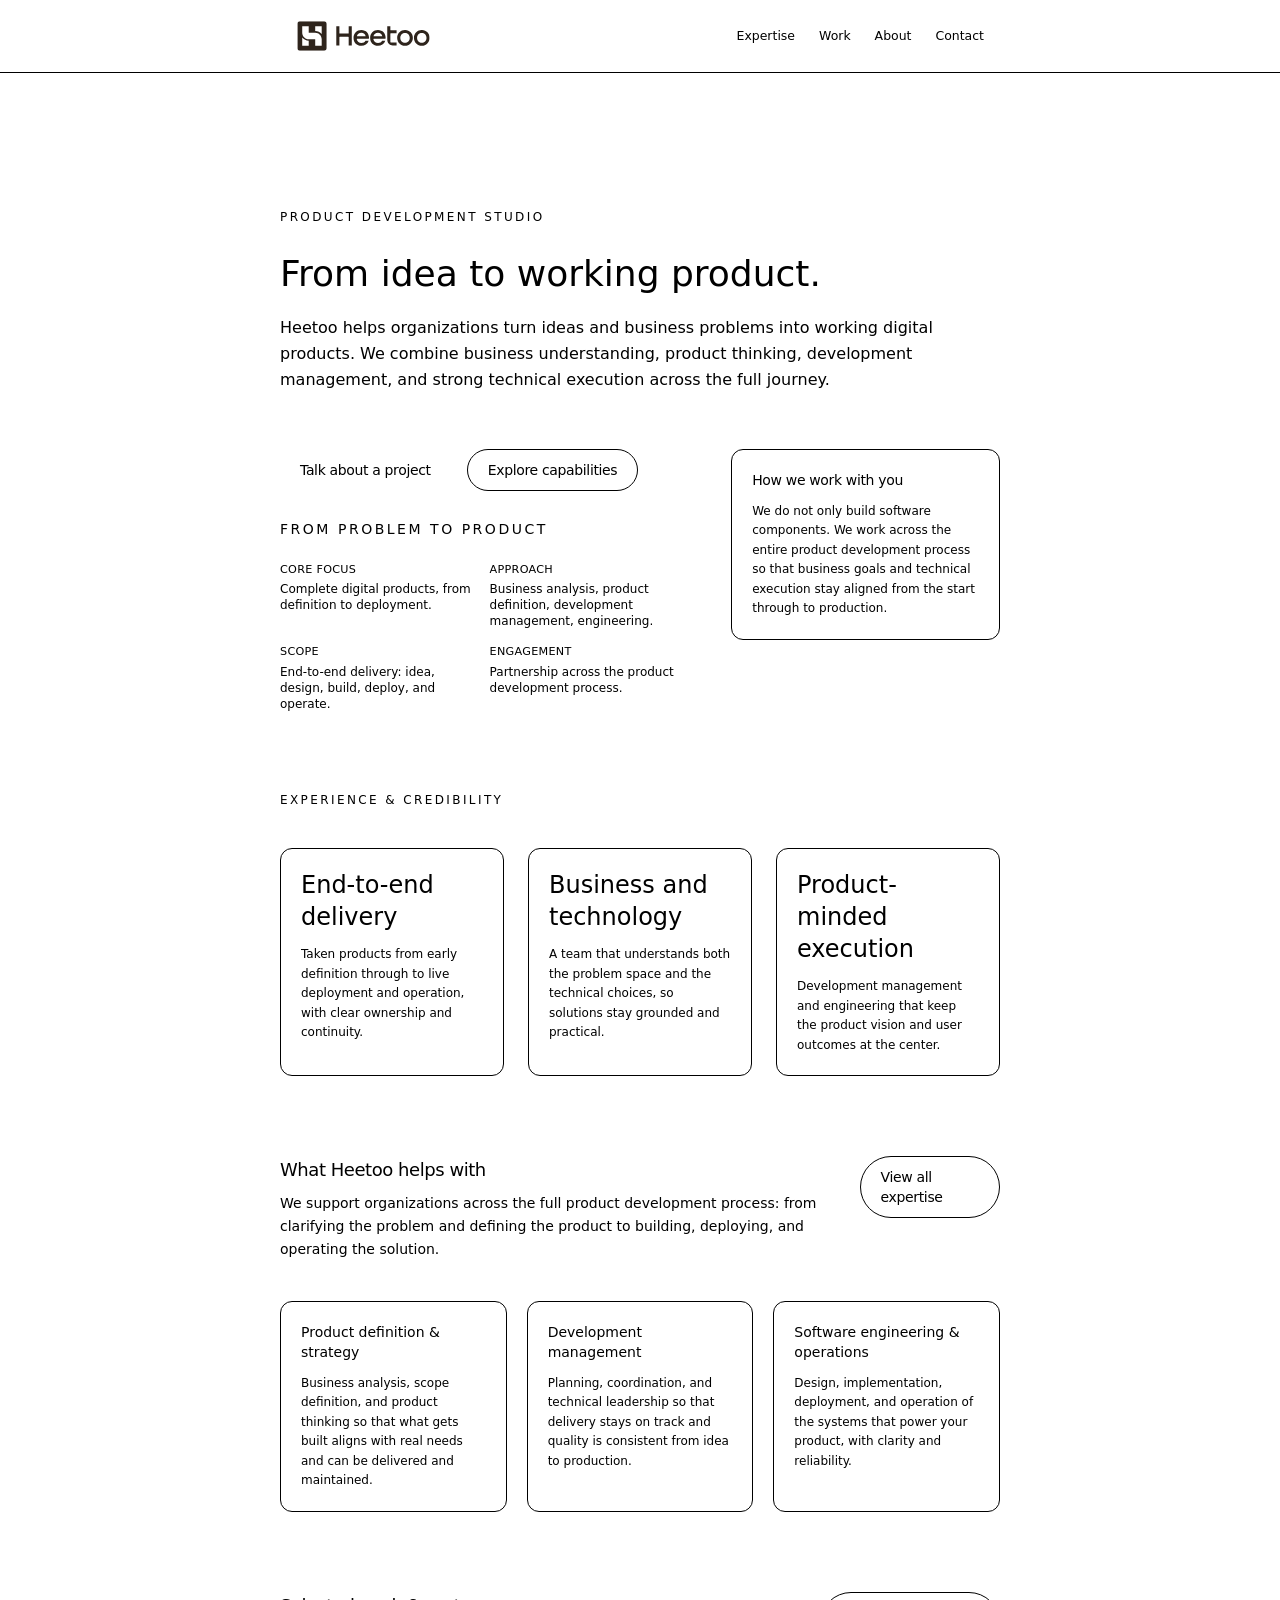
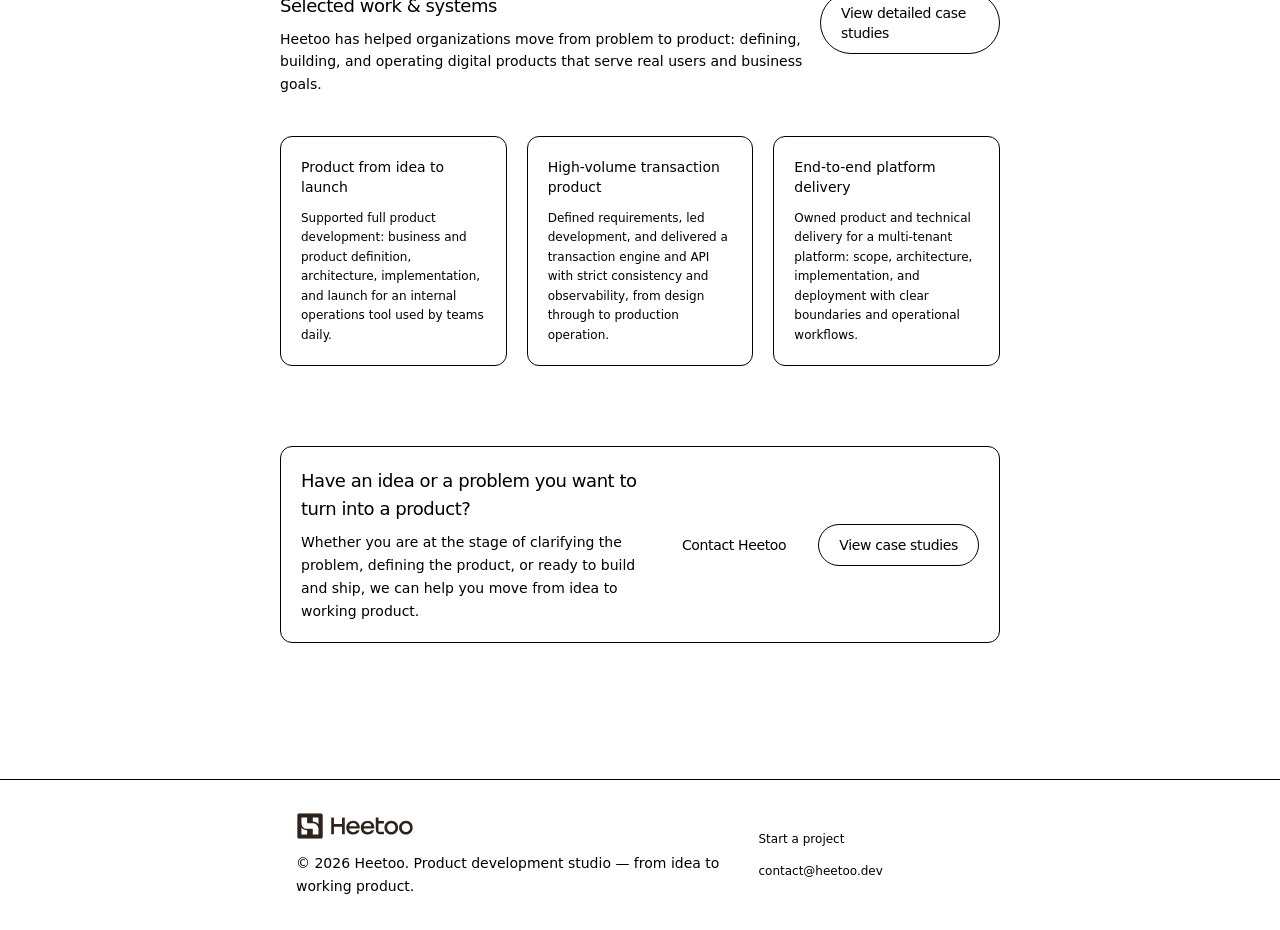
<file: index.html>
<!DOCTYPE html><html lang="en" class="h-full"> <head><meta charset="utf-8"><meta name="viewport" content="width=device-width"><meta name="description" content="Heetoo is a product development studio that helps organizations turn ideas and business problems into working digital products. Business understanding, product thinking, and strong technical execution."><meta name="generator" content="Astro v6.0.4"><link rel="icon" type="image/svg+xml" href="/favicon.svg"><title>Heetoo — Product development studio</title><link rel="stylesheet" href="/_astro/Button.DdEu9DSD.css"></head> <body class="min-h-screen bg-surface-default text-text-primary font-body antialiased"> <div class="flex min-h-screen flex-col bg-background-soft/10"> <header class="border-b border-border-subtle bg-surface-default/90 backdrop-blur-sm"> <div class="mx-auto flex max-w-[45rem] items-center justify-between gap-6 px-4 py-4 md:py-5"> <a href="/" class="flex items-center gap-3" aria-label="Heetoo home"> <img src="/logo/horizontal/dark.svg" alt="Heetoo" class="h-7 w-auto md:h-8" loading="lazy"> </a> <nav class="hidden items-center gap-6 text-[0.78rem] font-heading text-text-secondary md:flex"> <a href="/expertise" class="transition-colors hover:text-text-primary"> Expertise </a><a href="/work" class="transition-colors hover:text-text-primary"> Work </a><a href="/about" class="transition-colors hover:text-text-primary"> About </a><a href="/contact" class="transition-colors hover:text-text-primary"> Contact </a> </nav> </div> </header> <main class="flex-1"> <div class="px-4 py-16 md:py-20 lg:py-24">  <section class="mx-auto w-full max-w-[45rem] space-y-6 md:space-y-8 py-6 md:py-8 lg:py-10">  <div class="space-y-10 md:space-y-14"> <header class="mx-auto w-full max-w-[45rem] space-y-6 md:space-y-8">  <div class="space-y-5 md:space-y-6 pt-2xl md:pt-3xl"> <p class="text-xs font-heading font-medium uppercase tracking-[0.2em] text-text-secondary"> Product development studio </p> <div class="space-y-3 md:space-y-4"> <h1 class="text-balance font-heading text-3xl md:text-4xl font-medium leading-snug text-text-primary"> From idea to working product. </h1> <p class="max-w-2xl text-sm md:text-base font-body leading-relaxed text-text-secondary"> Heetoo helps organizations turn ideas and business problems into working digital products. We combine business understanding, product thinking, development management, and strong technical execution across the full journey. </p> </div> </div>  </header> <div class="grid gap-10 md:gap-12 lg:grid-cols-[minmax(0,3fr)_minmax(0,2fr)] lg:items-start"> <div class="space-y-7"> <div class="flex flex-wrap items-center gap-4"> <a href="/contact" class="inline-flex items-center justify-center rounded-full text-sm font-heading font-medium tracking-tight transition-colors focus-visible:outline-none focus-visible:ring-2 focus-visible:ring-offset-2 focus-visible:ring-brand-ink focus-visible:ring-offset-surface-default bg-brand-ink text-brand-white px-4 py-2 md:px-5 md:py-2.5 hover:bg-brand-ink/90"> 
Talk about a project
 </a> <a href="/expertise" class="inline-flex items-center justify-center rounded-full text-sm font-heading font-medium tracking-tight transition-colors focus-visible:outline-none focus-visible:ring-2 focus-visible:ring-offset-2 focus-visible:ring-brand-ink focus-visible:ring-offset-surface-default border border-border-subtle bg-surface-default text-text-primary px-4 py-2 md:px-5 md:py-2.5 hover:bg-surface-soft/80"> 
Explore capabilities
 </a> </div> <div class="space-y-5 md:space-y-6"> <h2 class="font-heading text-sm font-medium uppercase tracking-[0.18em] text-text-secondary">
From problem to product
</h2> <dl class="grid grid-cols-1 gap-4 text-xs text-text-secondary sm:grid-cols-2"> <div class="space-y-1"> <dt class="font-heading text-[0.7rem] uppercase tracking-wide text-text-secondary">
Core focus
</dt> <dd class="font-body font-medium text-text-primary">
Complete digital products, from definition to deployment.
</dd> </div> <div class="space-y-1"> <dt class="font-heading text-[0.7rem] uppercase tracking-wide text-text-secondary">
Approach
</dt> <dd class="font-body font-medium text-text-primary">
Business analysis, product definition, development management, engineering.
</dd> </div> <div class="space-y-1"> <dt class="font-heading text-[0.7rem] uppercase tracking-wide text-text-secondary">
Scope
</dt> <dd class="font-body font-medium text-text-primary">
End-to-end delivery: idea, design, build, deploy, and operate.
</dd> </div> <div class="space-y-1"> <dt class="font-heading text-[0.7rem] uppercase tracking-wide text-text-secondary">
Engagement
</dt> <dd class="font-body font-medium text-text-primary">
Partnership across the product development process.
</dd> </div> </dl> </div> </div> <section class="rounded-lg md:rounded-xl border border-border-subtle bg-surface-default p-4 md:p-5 space-y-2 md:space-y-3">  <h2 class="font-heading text-sm font-medium tracking-tight text-text-primary">
How we work with you
</h2> <p class="text-xs font-body leading-relaxed text-text-secondary">
We do not only build software components. We work across the entire product development process so that
            business goals and technical execution stay aligned from the start through to production.
</p>  </section> </div> </div>  </section> <section class="mx-auto w-full max-w-[45rem] space-y-6 md:space-y-8 py-6 md:py-8 lg:py-10">  <div class="space-y-8 md:space-y-10"> <h2 class="font-heading text-xs font-medium uppercase tracking-[0.2em] text-text-secondary">
Experience & credibility
</h2> <div class="grid gap-6 sm:grid-cols-3"> <article class="rounded-lg md:rounded-xl border border-border-subtle bg-surface-default p-4 md:p-5 space-y-2 md:space-y-3">  <p class="font-heading text-xl md:text-2xl font-medium text-text-primary">
End-to-end delivery
</p> <p class="text-xs font-body leading-relaxed text-text-secondary">
Taken products from early definition through to live deployment and operation, with clear ownership and
            continuity.
</p>  </article> <article class="rounded-lg md:rounded-xl border border-border-subtle bg-surface-default p-4 md:p-5 space-y-2 md:space-y-3">  <p class="font-heading text-xl md:text-2xl font-medium text-text-primary">
Business and technology
</p> <p class="text-xs font-body leading-relaxed text-text-secondary">
A team that understands both the problem space and the technical choices, so solutions stay grounded and
            practical.
</p>  </article> <article class="rounded-lg md:rounded-xl border border-border-subtle bg-surface-default p-4 md:p-5 space-y-2 md:space-y-3">  <p class="font-heading text-xl md:text-2xl font-medium text-text-primary">
Product-minded execution
</p> <p class="text-xs font-body leading-relaxed text-text-secondary">
Development management and engineering that keep the product vision and user outcomes at the center.
</p>  </article> </div> </div>  </section> <section class="mx-auto w-full max-w-[45rem] space-y-6 md:space-y-8 py-6 md:py-8 lg:py-10">  <div class="space-y-8 md:space-y-10"> <div class="flex flex-col gap-4 md:flex-row md:items-start md:justify-between"> <div class="space-y-2"> <h2 class="font-heading text-lg font-medium tracking-tight text-text-primary">
What Heetoo helps with
</h2> <p class="max-w-2xl text-sm font-body leading-relaxed text-text-secondary">
We support organizations across the full product development process: from clarifying the problem and
            defining the product to building, deploying, and operating the solution.
</p> </div> <a href="/expertise" class="inline-flex items-center justify-center rounded-full text-sm font-heading font-medium tracking-tight transition-colors focus-visible:outline-none focus-visible:ring-2 focus-visible:ring-offset-2 focus-visible:ring-brand-ink focus-visible:ring-offset-surface-default border border-border-subtle bg-surface-default text-text-primary px-4 py-2 md:px-5 md:py-2.5 hover:bg-surface-soft/80"> 
View all expertise
 </a> </div> <div class="grid gap-5 md:grid-cols-3"> <article class="rounded-lg md:rounded-xl border border-border-subtle bg-surface-soft/60 p-4 md:p-5 space-y-2 md:space-y-3">  <h3 class="font-heading text-sm font-medium text-text-primary">
Product definition & strategy
</h3> <p class="text-xs font-body leading-relaxed text-text-secondary">
Business analysis, scope definition, and product thinking so that what gets built aligns with real needs and
            can be delivered and maintained.
</p>  </article> <article class="rounded-lg md:rounded-xl border border-border-subtle bg-surface-soft/60 p-4 md:p-5 space-y-2 md:space-y-3">  <h3 class="font-heading text-sm font-medium text-text-primary">
Development management
</h3> <p class="text-xs font-body leading-relaxed text-text-secondary">
Planning, coordination, and technical leadership so that delivery stays on track and quality is consistent
            from idea to production.
</p>  </article> <article class="rounded-lg md:rounded-xl border border-border-subtle bg-surface-soft/60 p-4 md:p-5 space-y-2 md:space-y-3">  <h3 class="font-heading text-sm font-medium text-text-primary">
Software engineering & operations
</h3> <p class="text-xs font-body leading-relaxed text-text-secondary">
Design, implementation, deployment, and operation of the systems that power your product, with clarity and
            reliability.
</p>  </article> </div> </div>  </section> <section class="mx-auto w-full max-w-[45rem] space-y-6 md:space-y-8 py-6 md:py-8 lg:py-10">  <div class="space-y-8 md:space-y-10"> <div class="flex flex-col gap-4 md:flex-row md:items-start md:justify-between"> <div class="space-y-2"> <h2 class="font-heading text-lg font-medium tracking-tight text-text-primary">
Selected work & systems
</h2> <p class="max-w-2xl text-sm font-body leading-relaxed text-text-secondary">
Heetoo has helped organizations move from problem to product: defining, building, and operating digital
            products that serve real users and business goals.
</p> </div> <a href="/work" class="inline-flex items-center justify-center rounded-full text-sm font-heading font-medium tracking-tight transition-colors focus-visible:outline-none focus-visible:ring-2 focus-visible:ring-offset-2 focus-visible:ring-brand-ink focus-visible:ring-offset-surface-default border border-border-subtle bg-surface-default text-text-primary px-4 py-2 md:px-5 md:py-2.5 hover:bg-surface-soft/80"> 
View detailed case studies
 </a> </div> <div class="grid gap-5 md:grid-cols-3"> <article class="rounded-lg md:rounded-xl border border-border-subtle bg-surface-soft/60 p-4 md:p-5 space-y-2 md:space-y-3">  <h3 class="font-heading text-sm font-medium text-text-primary">
Product from idea to launch
</h3> <p class="text-xs font-body leading-relaxed text-text-secondary">
Supported full product development: business and product definition, architecture, implementation, and
            launch for an internal operations tool used by teams daily.
</p>  </article> <article class="rounded-lg md:rounded-xl border border-border-subtle bg-surface-soft/60 p-4 md:p-5 space-y-2 md:space-y-3">  <h3 class="font-heading text-sm font-medium text-text-primary">
High-volume transaction product
</h3> <p class="text-xs font-body leading-relaxed text-text-secondary">
Defined requirements, led development, and delivered a transaction engine and API with strict consistency
            and observability, from design through to production operation.
</p>  </article> <article class="rounded-lg md:rounded-xl border border-border-subtle bg-surface-soft/60 p-4 md:p-5 space-y-2 md:space-y-3">  <h3 class="font-heading text-sm font-medium text-text-primary">
End-to-end platform delivery
</h3> <p class="text-xs font-body leading-relaxed text-text-secondary">
Owned product and technical delivery for a multi-tenant platform: scope, architecture, implementation, and
            deployment with clear boundaries and operational workflows.
</p>  </article> </div> </div>  </section> <section class="mx-auto w-full max-w-[45rem] space-y-6 md:space-y-8 py-6 md:py-8 lg:py-10">  <section class="rounded-lg md:rounded-xl border border-border-subtle bg-surface-soft/60 p-4 md:p-5 space-y-2 md:space-y-3">  <div class="flex flex-col gap-4 md:flex-row md:items-center md:justify-between"> <div class="space-y-2"> <h2 class="font-heading text-lg font-medium tracking-tight text-text-primary">
Have an idea or a problem you want to turn into a product?
</h2> <p class="max-w-xl text-sm font-body leading-relaxed text-text-secondary">
Whether you are at the stage of clarifying the problem, defining the product, or ready to build and ship,
            we can help you move from idea to working product.
</p> </div> <div class="flex flex-shrink-0 flex-wrap gap-3"> <a href="/contact" class="inline-flex items-center justify-center rounded-full text-sm font-heading font-medium tracking-tight transition-colors focus-visible:outline-none focus-visible:ring-2 focus-visible:ring-offset-2 focus-visible:ring-brand-ink focus-visible:ring-offset-surface-default bg-brand-ink text-brand-white px-4 py-2 md:px-5 md:py-2.5 hover:bg-brand-ink/90"> 
Contact Heetoo
 </a> <a href="/work" class="inline-flex items-center justify-center rounded-full text-sm font-heading font-medium tracking-tight transition-colors focus-visible:outline-none focus-visible:ring-2 focus-visible:ring-offset-2 focus-visible:ring-brand-ink focus-visible:ring-offset-surface-default border border-border-subtle bg-surface-default text-text-primary px-4 py-2 md:px-5 md:py-2.5 hover:bg-surface-soft/80"> 
View case studies
 </a> </div> </div>  </section>  </section>  </div> </main> <footer class="border-t border-border-subtle bg-surface-default/95"> <div class="mx-auto flex max-w-[45rem] flex-col gap-4 px-4 py-8 text-xs text-text-secondary md:flex-row md:items-center md:justify-between"> <div class="flex flex-col gap-3"> <a href="/" class="inline-flex items-center" aria-label="Heetoo home"> <img src="/logo/horizontal/dark.svg" alt="Heetoo" class="h-7 w-auto" loading="lazy"> </a> <p class="max-w-md text-sm font-body leading-relaxed">
© 2026 Heetoo. Product development studio — from idea to working product.
</p> </div> <div class="flex flex-wrap items-center gap-4"> <a href="/contact" class="text-xs font-heading font-medium text-text-primary underline-offset-4 hover:underline">
Start a project
</a> <a href="mailto:contact@heetoo.dev" class="text-xs font-heading text-text-secondary underline-offset-4 hover:text-text-primary hover:underline">
contact@heetoo.dev
</a> </div> </div> </footer> </div> </body></html>
</file>
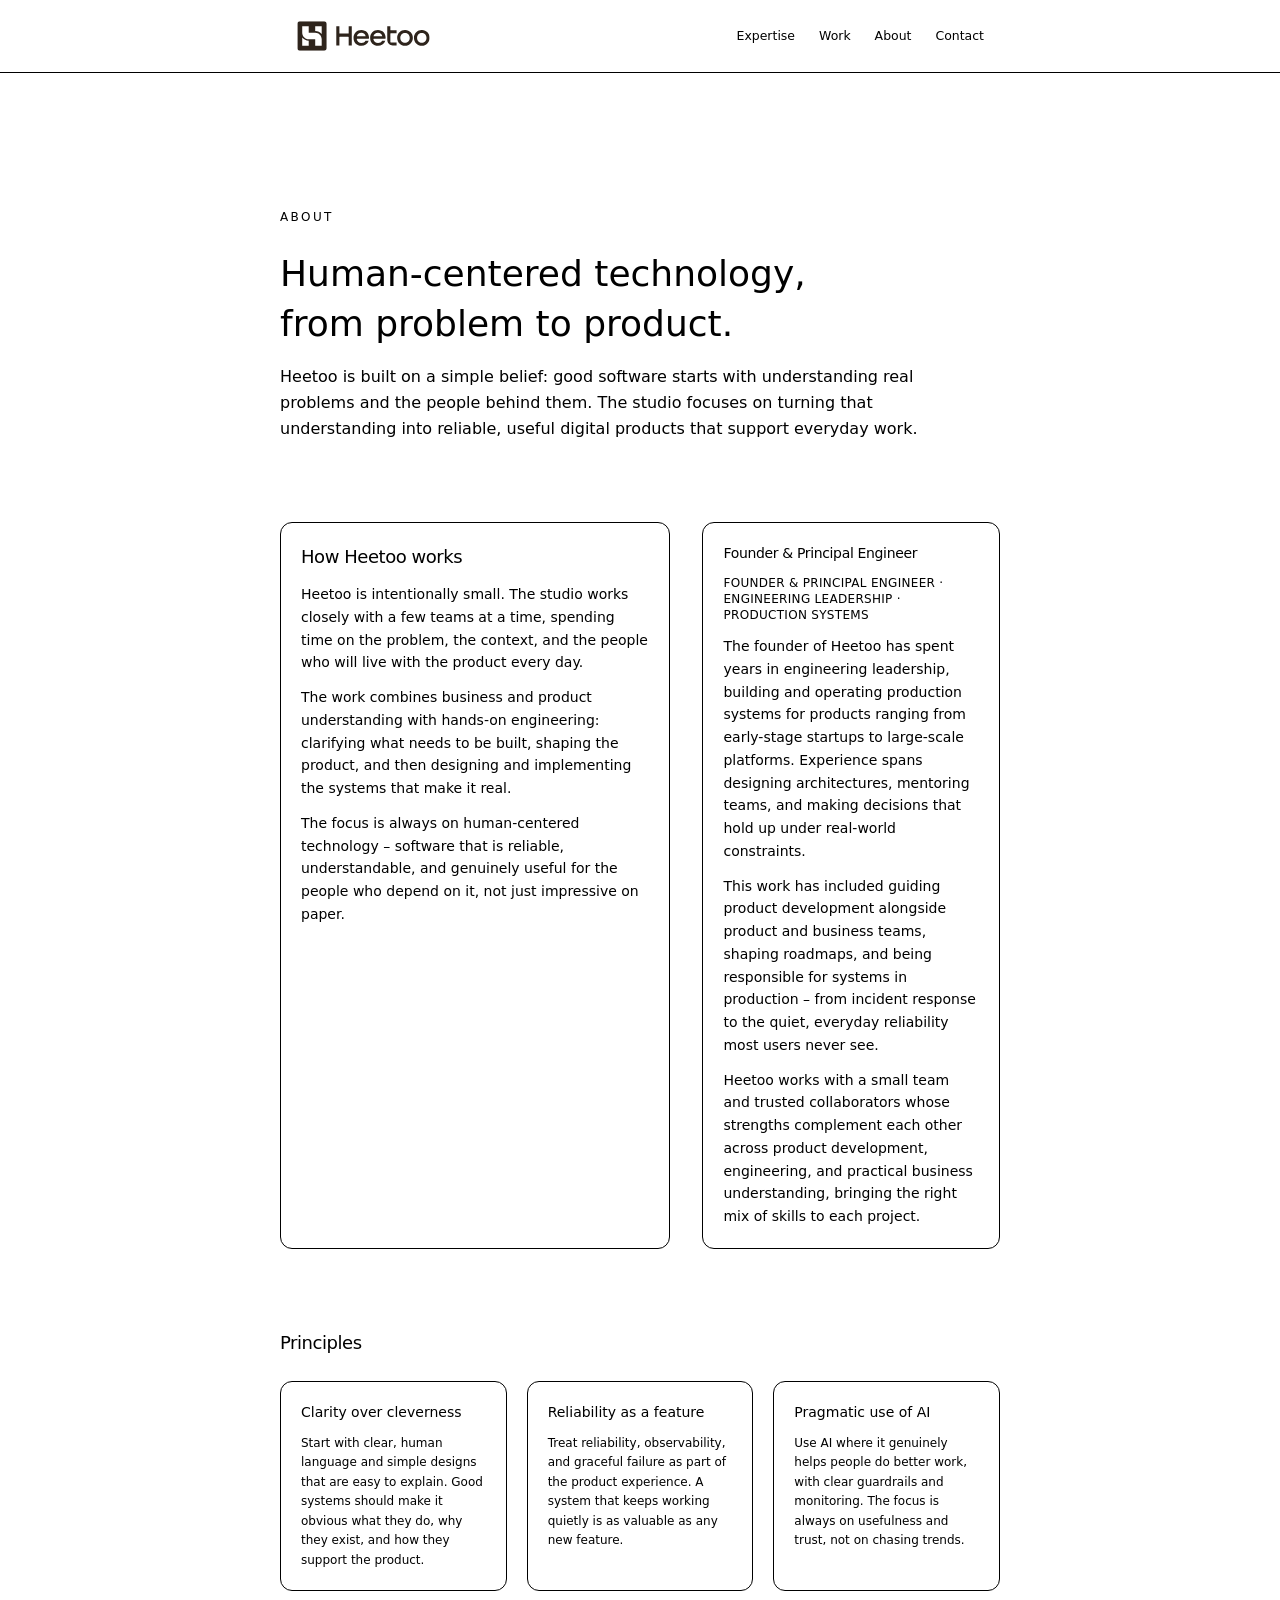
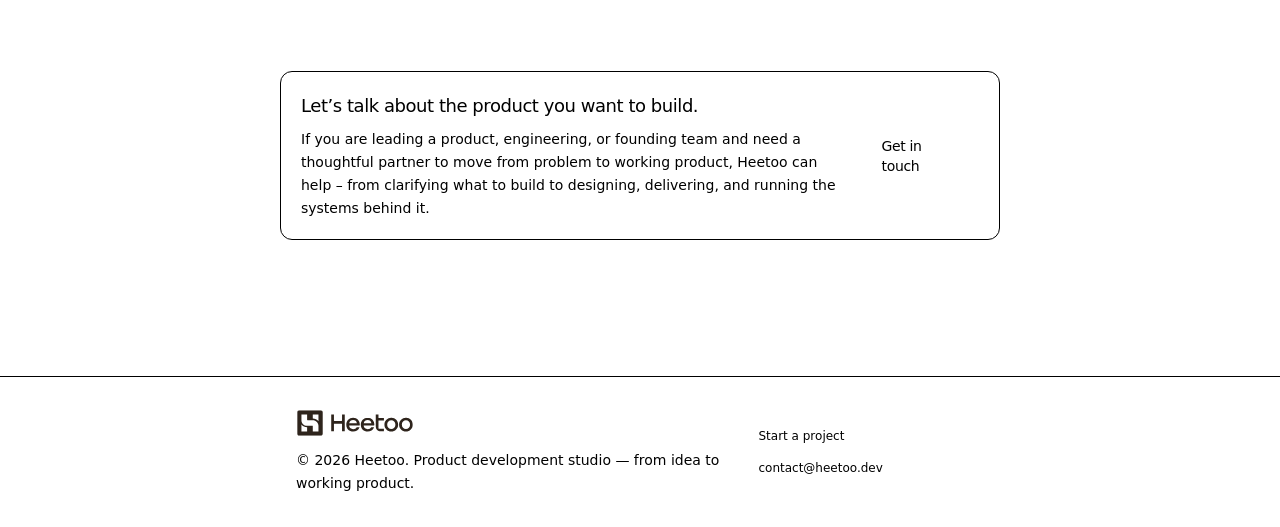
<file: about/index.html>
<!DOCTYPE html><html lang="en" class="h-full"> <head><meta charset="utf-8"><meta name="viewport" content="width=device-width"><meta name="description" content="Heetoo is a human-centered product development studio focused on understanding real problems and building reliable, useful digital products."><meta name="generator" content="Astro v6.0.4"><link rel="icon" type="image/svg+xml" href="/favicon.svg"><title>About — Heetoo product development studio</title><link rel="stylesheet" href="/_astro/Button.DdEu9DSD.css"></head> <body class="min-h-screen bg-surface-default text-text-primary font-body antialiased"> <div class="flex min-h-screen flex-col bg-background-soft/10"> <header class="border-b border-border-subtle bg-surface-default/90 backdrop-blur-sm"> <div class="mx-auto flex max-w-[45rem] items-center justify-between gap-6 px-4 py-4 md:py-5"> <a href="/" class="flex items-center gap-3" aria-label="Heetoo home"> <img src="/logo/horizontal/dark.svg" alt="Heetoo" class="h-7 w-auto md:h-8" loading="lazy"> </a> <nav class="hidden items-center gap-6 text-[0.78rem] font-heading text-text-secondary md:flex"> <a href="/expertise" class="transition-colors hover:text-text-primary"> Expertise </a><a href="/work" class="transition-colors hover:text-text-primary"> Work </a><a href="/about" class="transition-colors hover:text-text-primary"> About </a><a href="/contact" class="transition-colors hover:text-text-primary"> Contact </a> </nav> </div> </header> <main class="flex-1"> <div class="px-4 py-16 md:py-20 lg:py-24">  <section class="mx-auto w-full max-w-[45rem] space-y-6 md:space-y-8 py-6 md:py-8 lg:py-10">  <header class="mx-auto w-full max-w-[45rem] space-y-6 md:space-y-8">  <div class="space-y-5 md:space-y-6 pt-2xl md:pt-3xl"> <p class="text-xs font-heading font-medium uppercase tracking-[0.2em] text-text-secondary"> About </p> <div class="space-y-3 md:space-y-4"> <h1 class="text-balance font-heading text-3xl md:text-4xl font-medium leading-snug text-text-primary"> Human-centered technology, from problem to product. </h1> <p class="max-w-2xl text-sm md:text-base font-body leading-relaxed text-text-secondary"> Heetoo is built on a simple belief: good software starts with understanding real problems and the people behind them. The studio focuses on turning that understanding into reliable, useful digital products that support everyday work. </p> </div> </div>  </header>  </section> <section class="mx-auto w-full max-w-[45rem] space-y-6 md:space-y-8 py-6 md:py-8 lg:py-10">  <div class="grid gap-8 md:grid-cols-[minmax(0,2.1fr)_minmax(0,1.6fr)]"> <section class="rounded-lg md:rounded-xl border border-border-subtle bg-surface-soft/60 p-4 md:p-5 space-y-2 md:space-y-3">  <h2 class="font-heading text-lg font-medium tracking-tight text-text-primary">
How Heetoo works
</h2> <div class="space-y-3"> <p class="text-sm font-body leading-relaxed text-text-secondary">
Heetoo is intentionally small. The studio works closely with a few teams at a time, spending time on the
            problem, the context, and the people who will live with the product every day.
</p> <p class="text-sm font-body leading-relaxed text-text-secondary">
The work combines business and product understanding with hands-on engineering: clarifying what needs to be
            built, shaping the product, and then designing and implementing the systems that make it real.
</p> <p class="text-sm font-body leading-relaxed text-text-secondary">
The focus is always on human-centered technology – software that is reliable, understandable, and genuinely
            useful for the people who depend on it, not just impressive on paper.
</p> </div>  </section> <aside class="rounded-lg md:rounded-xl border border-border-subtle bg-surface-default p-4 md:p-5 space-y-2 md:space-y-3">  <h2 class="font-heading text-sm font-medium tracking-tight text-text-primary">
Founder &amp; Principal Engineer
</h2> <p class="text-xs font-heading font-medium uppercase tracking-wide text-text-secondary">
Founder &amp; Principal Engineer · Engineering leadership · Production systems
</p> <p class="text-sm font-body leading-relaxed text-text-secondary">
The founder of Heetoo has spent years in engineering leadership, building and operating production systems
          for products ranging from early-stage startups to large-scale platforms. Experience spans designing
          architectures, mentoring teams, and making decisions that hold up under real-world constraints.
</p> <p class="text-sm font-body leading-relaxed text-text-secondary">
This work has included guiding product development alongside product and business teams, shaping roadmaps,
          and being responsible for systems in production – from incident response to the quiet, everyday reliability
          most users never see.
</p> <p class="text-sm font-body leading-relaxed text-text-secondary">
Heetoo works with a small team and trusted collaborators whose strengths complement each other across product
          development, engineering, and practical business understanding, bringing the right mix of skills to each
          project.
</p>  </aside> </div>  </section> <section class="mx-auto w-full max-w-[45rem] space-y-6 md:space-y-8 py-6 md:py-8 lg:py-10">  <div class="space-y-6"> <h2 class="font-heading text-lg font-medium tracking-tight text-text-primary">
Principles
</h2> <div class="grid gap-5 md:grid-cols-3"> <article class="rounded-lg md:rounded-xl border border-border-subtle bg-surface-soft/60 p-4 md:p-5 space-y-2 md:space-y-3">  <h3 class="font-heading text-sm font-medium text-text-primary">
Clarity over cleverness
</h3> <p class="text-xs font-body leading-relaxed text-text-secondary">
Start with clear, human language and simple designs that are easy to explain. Good systems should make it
            obvious what they do, why they exist, and how they support the product.
</p>  </article> <article class="rounded-lg md:rounded-xl border border-border-subtle bg-surface-soft/60 p-4 md:p-5 space-y-2 md:space-y-3">  <h3 class="font-heading text-sm font-medium text-text-primary">
Reliability as a feature
</h3> <p class="text-xs font-body leading-relaxed text-text-secondary">
Treat reliability, observability, and graceful failure as part of the product experience. A system that
            keeps working quietly is as valuable as any new feature.
</p>  </article> <article class="rounded-lg md:rounded-xl border border-border-subtle bg-surface-soft/60 p-4 md:p-5 space-y-2 md:space-y-3">  <h3 class="font-heading text-sm font-medium text-text-primary">
Pragmatic use of AI
</h3> <p class="text-xs font-body leading-relaxed text-text-secondary">
Use AI where it genuinely helps people do better work, with clear guardrails and monitoring. The focus is
            always on usefulness and trust, not on chasing trends.
</p>  </article> </div> </div>  </section> <section class="mx-auto w-full max-w-[45rem] space-y-6 md:space-y-8 py-6 md:py-8 lg:py-10">  <section class="rounded-lg md:rounded-xl border border-border-subtle bg-surface-soft/60 p-4 md:p-5 space-y-2 md:space-y-3">  <div class="flex flex-col gap-4 md:flex-row md:items-center md:justify-between"> <div class="space-y-2"> <h2 class="font-heading text-lg font-medium tracking-tight text-text-primary">
Let’s talk about the product you want to build.
</h2> <p class="max-w-xl text-sm font-body leading-relaxed text-text-secondary">
If you are leading a product, engineering, or founding team and need a thoughtful partner to move from
            problem to working product, Heetoo can help – from clarifying what to build to designing, delivering, and
            running the systems behind it.
</p> </div> <a href="/contact" class="inline-flex items-center justify-center rounded-full text-sm font-heading font-medium tracking-tight transition-colors focus-visible:outline-none focus-visible:ring-2 focus-visible:ring-offset-2 focus-visible:ring-brand-ink focus-visible:ring-offset-surface-default bg-brand-ink text-brand-white px-4 py-2 md:px-5 md:py-2.5 hover:bg-brand-ink/90"> 
Get in touch
 </a> </div>  </section>  </section>  </div> </main> <footer class="border-t border-border-subtle bg-surface-default/95"> <div class="mx-auto flex max-w-[45rem] flex-col gap-4 px-4 py-8 text-xs text-text-secondary md:flex-row md:items-center md:justify-between"> <div class="flex flex-col gap-3"> <a href="/" class="inline-flex items-center" aria-label="Heetoo home"> <img src="/logo/horizontal/dark.svg" alt="Heetoo" class="h-7 w-auto" loading="lazy"> </a> <p class="max-w-md text-sm font-body leading-relaxed">
© 2026 Heetoo. Product development studio — from idea to working product.
</p> </div> <div class="flex flex-wrap items-center gap-4"> <a href="/contact" class="text-xs font-heading font-medium text-text-primary underline-offset-4 hover:underline">
Start a project
</a> <a href="mailto:contact@heetoo.dev" class="text-xs font-heading text-text-secondary underline-offset-4 hover:text-text-primary hover:underline">
contact@heetoo.dev
</a> </div> </div> </footer> </div> </body></html>
</file>
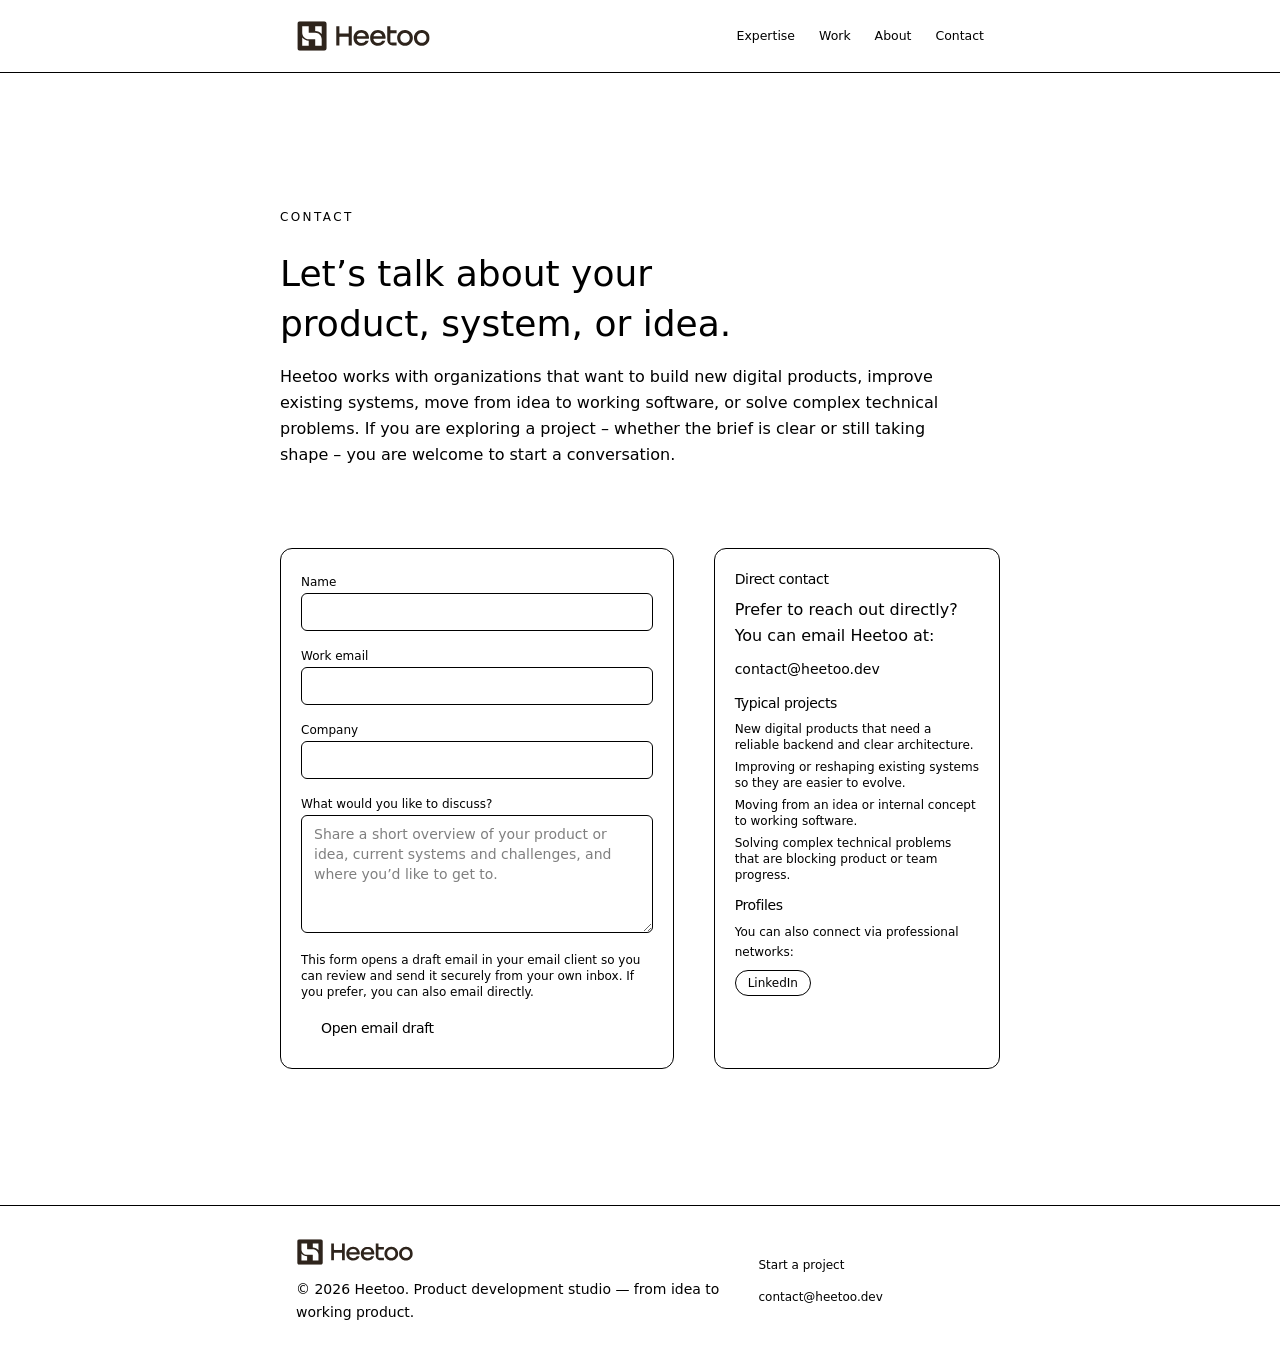
<file: contact/index.html>
<!DOCTYPE html><html lang="en" class="h-full"> <head><meta charset="utf-8"><meta name="viewport" content="width=device-width"><meta name="description" content="Start a calm, practical conversation with Heetoo about new products, existing systems, or complex technical challenges – even if your project is still in an early stage."><meta name="generator" content="Astro v6.0.4"><link rel="icon" type="image/svg+xml" href="/favicon.svg"><title>Contact — Start a conversation with Heetoo</title><link rel="stylesheet" href="/_astro/Button.DdEu9DSD.css"></head> <body class="min-h-screen bg-surface-default text-text-primary font-body antialiased"> <div class="flex min-h-screen flex-col bg-background-soft/10"> <header class="border-b border-border-subtle bg-surface-default/90 backdrop-blur-sm"> <div class="mx-auto flex max-w-[45rem] items-center justify-between gap-6 px-4 py-4 md:py-5"> <a href="/" class="flex items-center gap-3" aria-label="Heetoo home"> <img src="/logo/horizontal/dark.svg" alt="Heetoo" class="h-7 w-auto md:h-8" loading="lazy"> </a> <nav class="hidden items-center gap-6 text-[0.78rem] font-heading text-text-secondary md:flex"> <a href="/expertise" class="transition-colors hover:text-text-primary"> Expertise </a><a href="/work" class="transition-colors hover:text-text-primary"> Work </a><a href="/about" class="transition-colors hover:text-text-primary"> About </a><a href="/contact" class="transition-colors hover:text-text-primary"> Contact </a> </nav> </div> </header> <main class="flex-1"> <div class="px-4 py-16 md:py-20 lg:py-24">  <section class="mx-auto w-full max-w-[45rem] space-y-6 md:space-y-8 py-6 md:py-8 lg:py-10">  <header class="mx-auto w-full max-w-[45rem] space-y-6 md:space-y-8">  <div class="space-y-5 md:space-y-6 pt-2xl md:pt-3xl"> <p class="text-xs font-heading font-medium uppercase tracking-[0.2em] text-text-secondary"> Contact </p> <div class="space-y-3 md:space-y-4"> <h1 class="text-balance font-heading text-3xl md:text-4xl font-medium leading-snug text-text-primary"> Let’s talk about your product, system, or idea. </h1> <p class="max-w-2xl text-sm md:text-base font-body leading-relaxed text-text-secondary"> Heetoo works with organizations that want to build new digital products, improve existing systems, move from idea to working software, or solve complex technical problems. If you are exploring a project – whether the brief is clear or still taking shape – you are welcome to start a conversation. </p> </div> </div>  </header>  </section> <section class="mx-auto w-full max-w-[45rem] space-y-6 md:space-y-8 py-6 md:py-8 lg:py-10">  <div class="grid gap-10 md:grid-cols-[minmax(0,2.2fr)_minmax(0,1.6fr)]"> <form class="rounded-lg md:rounded-xl border border-border-subtle bg-surface-soft/60 p-4 md:p-5 space-y-2 md:space-y-3">  <div class="space-y-1"> <label for="name" class="text-xs font-heading font-medium text-text-primary">
Name
</label> <input id="name" name="name" type="text" required class="w-full rounded-md border border-border-subtle bg-surface-default px-3 py-2 text-sm font-body text-text-primary outline-none ring-0 transition focus:border-text-primary focus:ring-1 focus:ring-text-primary"> </div> <div class="space-y-1"> <label for="email" class="text-xs font-heading font-medium text-text-primary">
Work email
</label> <input id="email" name="email" type="email" required class="w-full rounded-md border border-border-subtle bg-surface-default px-3 py-2 text-sm font-body text-text-primary outline-none ring-0 transition focus:border-text-primary focus:ring-1 focus:ring-text-primary"> </div> <div class="space-y-1"> <label for="company" class="text-xs font-heading font-medium text-text-primary">
Company
</label> <input id="company" name="company" type="text" class="w-full rounded-md border border-border-subtle bg-surface-default px-3 py-2 text-sm font-body text-text-primary outline-none ring-0 transition focus:border-text-primary focus:ring-1 focus:ring-text-primary"> </div> <div class="space-y-1"> <label for="project" class="text-xs font-heading font-medium text-text-primary">
What would you like to discuss?
</label> <textarea id="project" name="project" rows="5" required class="w-full resize-y rounded-md border border-border-subtle bg-surface-default px-3 py-2 text-sm font-body text-text-primary outline-none ring-0 transition focus:border-text-primary focus:ring-1 focus:ring-text-primary" placeholder="Share a short overview of your product or idea, current systems and challenges, and where you’d like to get to."></textarea> </div> <div class="space-y-2"> <p class="text-xs font-body text-text-secondary">
This form opens a draft email in your email client so you can review and send it securely from your own
            inbox. If you prefer, you can also email directly.
</p> <button type="submit" class="inline-flex items-center justify-center rounded-full text-sm font-heading font-medium tracking-tight transition-colors focus-visible:outline-none focus-visible:ring-2 focus-visible:ring-offset-2 focus-visible:ring-brand-ink focus-visible:ring-offset-surface-default bg-brand-ink text-brand-white px-4 py-2 md:px-5 md:py-2.5 hover:bg-brand-ink/90"> 
Open email draft
 </button> </div>  </form> <aside class="rounded-lg md:rounded-xl border border-border-subtle bg-surface-default p-4 md:p-5 space-y-2 md:space-y-3">  <div class="space-y-2"> <h2 class="font-heading text-sm font-medium tracking-tight text-text-primary">
Direct contact
</h2> <p class="leading-relaxed">
Prefer to reach out directly? You can email Heetoo at:
</p> <a href="mailto:contact@heetoo.dev" class="inline-flex items-center text-sm font-heading font-medium text-text-primary underline-offset-4 hover:underline">
contact@heetoo.dev
</a> </div> <div class="space-y-2"> <h2 class="font-heading text-sm font-medium tracking-tight text-text-primary">
Typical projects
</h2> <ul class="space-y-1.5 text-xs"> <li>New digital products that need a reliable backend and clear architecture.</li> <li>Improving or reshaping existing systems so they are easier to evolve.</li> <li>Moving from an idea or internal concept to working software.</li> <li>Solving complex technical problems that are blocking product or team progress.</li> </ul> </div> <div class="space-y-2"> <h2 class="font-heading text-sm font-medium tracking-tight text-text-primary">
Profiles
</h2> <p class="text-xs leading-relaxed">
You can also connect via professional networks:
</p> <div class="flex flex-wrap gap-3 text-xs"> <a href="https://www.linkedin.com" target="_blank" rel="noreferrer" class="inline-flex items-center rounded-full border border-border-subtle px-3 py-1 text-text-primary transition hover:bg-surface-soft/80">
LinkedIn
</a> </div> </div>  </aside> </div>  </section>  </div> </main> <footer class="border-t border-border-subtle bg-surface-default/95"> <div class="mx-auto flex max-w-[45rem] flex-col gap-4 px-4 py-8 text-xs text-text-secondary md:flex-row md:items-center md:justify-between"> <div class="flex flex-col gap-3"> <a href="/" class="inline-flex items-center" aria-label="Heetoo home"> <img src="/logo/horizontal/dark.svg" alt="Heetoo" class="h-7 w-auto" loading="lazy"> </a> <p class="max-w-md text-sm font-body leading-relaxed">
© 2026 Heetoo. Product development studio — from idea to working product.
</p> </div> <div class="flex flex-wrap items-center gap-4"> <a href="/contact" class="text-xs font-heading font-medium text-text-primary underline-offset-4 hover:underline">
Start a project
</a> <a href="mailto:contact@heetoo.dev" class="text-xs font-heading text-text-secondary underline-offset-4 hover:text-text-primary hover:underline">
contact@heetoo.dev
</a> </div> </div> </footer> </div> </body></html>
</file>
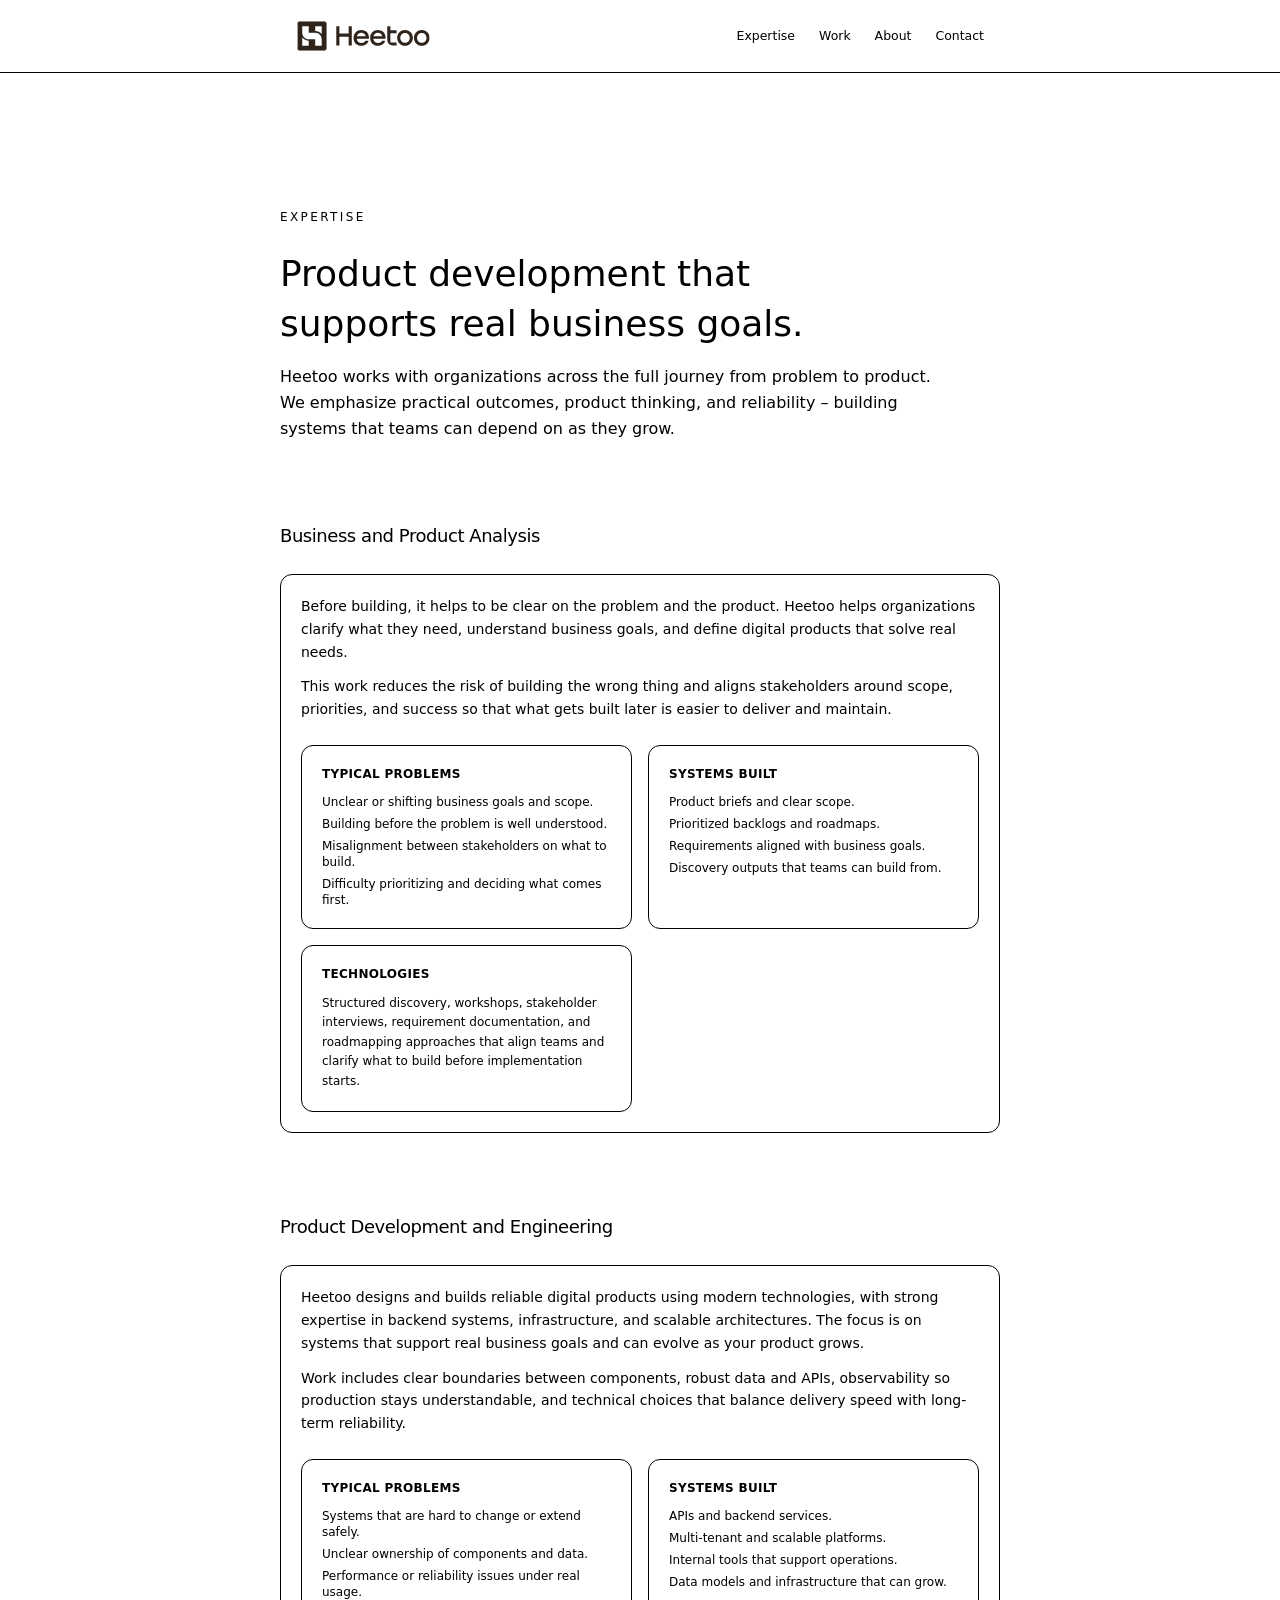
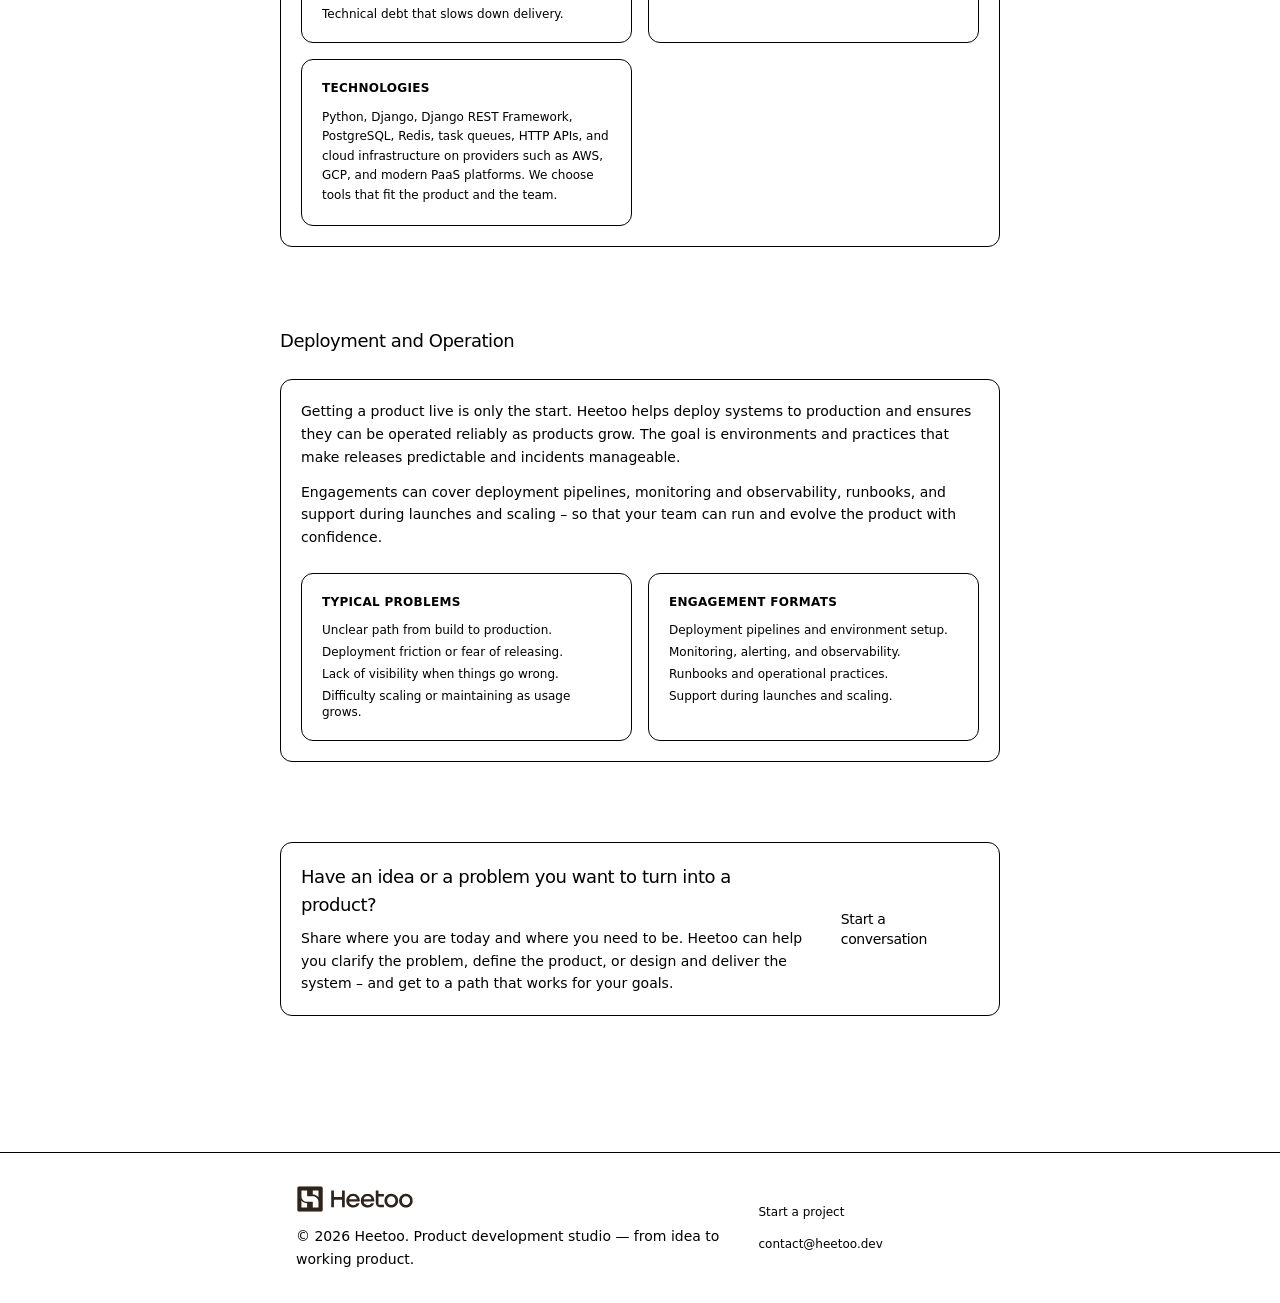
<file: expertise/index.html>
<!DOCTYPE html><html lang="en" class="h-full"> <head><meta charset="utf-8"><meta name="viewport" content="width=device-width"><meta name="description" content="Heetoo helps organizations through the full product development process: business and product analysis, design and engineering of reliable digital products, and deployment and operation."><meta name="generator" content="Astro v6.0.4"><link rel="icon" type="image/svg+xml" href="/favicon.svg"><title>Expertise — Heetoo product development</title><link rel="stylesheet" href="/_astro/Button.DdEu9DSD.css"></head> <body class="min-h-screen bg-surface-default text-text-primary font-body antialiased"> <div class="flex min-h-screen flex-col bg-background-soft/10"> <header class="border-b border-border-subtle bg-surface-default/90 backdrop-blur-sm"> <div class="mx-auto flex max-w-[45rem] items-center justify-between gap-6 px-4 py-4 md:py-5"> <a href="/" class="flex items-center gap-3" aria-label="Heetoo home"> <img src="/logo/horizontal/dark.svg" alt="Heetoo" class="h-7 w-auto md:h-8" loading="lazy"> </a> <nav class="hidden items-center gap-6 text-[0.78rem] font-heading text-text-secondary md:flex"> <a href="/expertise" class="transition-colors hover:text-text-primary"> Expertise </a><a href="/work" class="transition-colors hover:text-text-primary"> Work </a><a href="/about" class="transition-colors hover:text-text-primary"> About </a><a href="/contact" class="transition-colors hover:text-text-primary"> Contact </a> </nav> </div> </header> <main class="flex-1"> <div class="px-4 py-16 md:py-20 lg:py-24">  <section class="mx-auto w-full max-w-[45rem] space-y-6 md:space-y-8 py-6 md:py-8 lg:py-10">  <header class="mx-auto w-full max-w-[45rem] space-y-6 md:space-y-8">  <div class="space-y-5 md:space-y-6 pt-2xl md:pt-3xl"> <p class="text-xs font-heading font-medium uppercase tracking-[0.2em] text-text-secondary"> Expertise </p> <div class="space-y-3 md:space-y-4"> <h1 class="text-balance font-heading text-3xl md:text-4xl font-medium leading-snug text-text-primary"> Product development that supports real business goals. </h1> <p class="max-w-2xl text-sm md:text-base font-body leading-relaxed text-text-secondary"> Heetoo works with organizations across the full journey from problem to product. We emphasize practical outcomes, product thinking, and reliability – building systems that teams can depend on as they grow. </p> </div> </div>  </header>  </section> <section class="mx-auto w-full max-w-[45rem] space-y-6 md:space-y-8 py-6 md:py-8 lg:py-10">  <div class="space-y-6"> <h2 class="font-heading text-lg font-medium tracking-tight text-text-primary">
Business and Product Analysis
</h2> <section class="rounded-lg md:rounded-xl border border-border-subtle bg-surface-soft/60 p-4 md:p-5 space-y-2 md:space-y-3">  <div class="grid gap-6 md:grid-cols-[2fr,3fr]"> <div class="space-y-3"> <p class="text-sm font-body leading-relaxed text-text-secondary">
Before building, it helps to be clear on the problem and the product. Heetoo helps organizations clarify
              what they need, understand business goals, and define digital products that solve real needs.
</p> <p class="text-sm font-body leading-relaxed text-text-secondary">
This work reduces the risk of building the wrong thing and aligns stakeholders around scope, priorities,
              and success so that what gets built later is easier to deliver and maintain.
</p> </div> <div class="grid gap-4 text-xs text-text-secondary sm:grid-cols-2"> <div class="rounded-lg md:rounded-xl border border-border-subtle bg-surface-default p-4 md:p-5 space-y-2 md:space-y-3">  <h3 class="font-heading text-xs font-semibold uppercase tracking-wide text-text-secondary">
Typical problems
</h3> <ul class="space-y-1.5"> <li>Unclear or shifting business goals and scope.</li> <li>Building before the problem is well understood.</li> <li>Misalignment between stakeholders on what to build.</li> <li>Difficulty prioritizing and deciding what comes first.</li> </ul>  </div> <div class="rounded-lg md:rounded-xl border border-border-subtle bg-surface-default p-4 md:p-5 space-y-2 md:space-y-3">  <h3 class="font-heading text-xs font-semibold uppercase tracking-wide text-text-secondary">
Systems built
</h3> <ul class="space-y-1.5"> <li>Product briefs and clear scope.</li> <li>Prioritized backlogs and roadmaps.</li> <li>Requirements aligned with business goals.</li> <li>Discovery outputs that teams can build from.</li> </ul>  </div> <div class="rounded-lg md:rounded-xl border border-border-subtle bg-surface-default p-4 md:p-5 space-y-2 md:space-y-3">  <h3 class="font-heading text-xs font-semibold uppercase tracking-wide text-text-secondary">
Technologies
</h3> <p class="mt-1 font-body leading-relaxed">
Structured discovery, workshops, stakeholder interviews, requirement documentation, and roadmapping
                approaches that align teams and clarify what to build before implementation starts.
</p>  </div> </div> </div>  </section> </div>  </section> <section class="mx-auto w-full max-w-[45rem] space-y-6 md:space-y-8 py-6 md:py-8 lg:py-10">  <div class="space-y-6"> <h2 class="font-heading text-lg font-medium tracking-tight text-text-primary">
Product Development and Engineering
</h2> <section class="rounded-lg md:rounded-xl border border-border-subtle bg-surface-soft/60 p-4 md:p-5 space-y-2 md:space-y-3">  <div class="grid gap-6 md:grid-cols-[2fr,3fr]"> <div class="space-y-3"> <p class="text-sm font-body leading-relaxed text-text-secondary">
Heetoo designs and builds reliable digital products using modern technologies, with strong expertise in
              backend systems, infrastructure, and scalable architectures. The focus is on systems that support real
              business goals and can evolve as your product grows.
</p> <p class="text-sm font-body leading-relaxed text-text-secondary">
Work includes clear boundaries between components, robust data and APIs, observability so production
              stays understandable, and technical choices that balance delivery speed with long-term reliability.
</p> </div> <div class="grid gap-4 text-xs text-text-secondary sm:grid-cols-2"> <div class="rounded-lg md:rounded-xl border border-border-subtle bg-surface-default p-4 md:p-5 space-y-2 md:space-y-3">  <h3 class="font-heading text-xs font-semibold uppercase tracking-wide text-text-secondary">
Typical problems
</h3> <ul class="space-y-1.5"> <li>Systems that are hard to change or extend safely.</li> <li>Unclear ownership of components and data.</li> <li>Performance or reliability issues under real usage.</li> <li>Technical debt that slows down delivery.</li> </ul>  </div> <div class="rounded-lg md:rounded-xl border border-border-subtle bg-surface-default p-4 md:p-5 space-y-2 md:space-y-3">  <h3 class="font-heading text-xs font-semibold uppercase tracking-wide text-text-secondary">
Systems built
</h3> <ul class="space-y-1.5"> <li>APIs and backend services.</li> <li>Multi-tenant and scalable platforms.</li> <li>Internal tools that support operations.</li> <li>Data models and infrastructure that can grow.</li> </ul>  </div> <div class="rounded-lg md:rounded-xl border border-border-subtle bg-surface-default p-4 md:p-5 space-y-2 md:space-y-3">  <h3 class="font-heading text-xs font-semibold uppercase tracking-wide text-text-secondary">
Technologies
</h3> <p class="mt-1 font-body leading-relaxed">
Python, Django, Django REST Framework, PostgreSQL, Redis, task queues, HTTP APIs, and cloud
                infrastructure on providers such as AWS, GCP, and modern PaaS platforms. We choose tools that fit the
                product and the team.
</p>  </div> </div> </div>  </section> </div>  </section> <section class="mx-auto w-full max-w-[45rem] space-y-6 md:space-y-8 py-6 md:py-8 lg:py-10">  <div class="space-y-6"> <h2 class="font-heading text-lg font-medium tracking-tight text-text-primary">
Deployment and Operation
</h2> <section class="rounded-lg md:rounded-xl border border-border-subtle bg-surface-soft/60 p-4 md:p-5 space-y-2 md:space-y-3">  <div class="grid gap-6 md:grid-cols-[2fr,3fr]"> <div class="space-y-3"> <p class="text-sm font-body leading-relaxed text-text-secondary">
Getting a product live is only the start. Heetoo helps deploy systems to production and ensures they can
              be operated reliably as products grow. The goal is environments and practices that make releases
              predictable and incidents manageable.
</p> <p class="text-sm font-body leading-relaxed text-text-secondary">
Engagements can cover deployment pipelines, monitoring and observability, runbooks, and support during
              launches and scaling – so that your team can run and evolve the product with confidence.
</p> </div> <div class="grid gap-4 text-xs text-text-secondary sm:grid-cols-2"> <div class="rounded-lg md:rounded-xl border border-border-subtle bg-surface-default p-4 md:p-5 space-y-2 md:space-y-3">  <h3 class="font-heading text-xs font-semibold uppercase tracking-wide text-text-secondary">
Typical problems
</h3> <ul class="space-y-1.5"> <li>Unclear path from build to production.</li> <li>Deployment friction or fear of releasing.</li> <li>Lack of visibility when things go wrong.</li> <li>Difficulty scaling or maintaining as usage grows.</li> </ul>  </div> <div class="rounded-lg md:rounded-xl border border-border-subtle bg-surface-default p-4 md:p-5 space-y-2 md:space-y-3">  <h3 class="font-heading text-xs font-semibold uppercase tracking-wide text-text-secondary">
Engagement formats
</h3> <ul class="space-y-1.5"> <li>Deployment pipelines and environment setup.</li> <li>Monitoring, alerting, and observability.</li> <li>Runbooks and operational practices.</li> <li>Support during launches and scaling.</li> </ul>  </div> </div> </div>  </section> </div>  </section> <section class="mx-auto w-full max-w-[45rem] space-y-6 md:space-y-8 py-6 md:py-8 lg:py-10">  <section class="rounded-lg md:rounded-xl border border-border-subtle bg-surface-soft/60 p-4 md:p-5 space-y-2 md:space-y-3">  <div class="flex flex-col gap-4 md:flex-row md:items-center md:justify-between"> <div class="space-y-2"> <h2 class="font-heading text-lg font-medium tracking-tight text-text-primary">
Have an idea or a problem you want to turn into a product?
</h2> <p class="max-w-xl text-sm font-body leading-relaxed text-text-secondary">
Share where you are today and where you need to be. Heetoo can help you clarify the problem, define the
            product, or design and deliver the system – and get to a path that works for your goals.
</p> </div> <a href="/contact" class="inline-flex items-center justify-center rounded-full text-sm font-heading font-medium tracking-tight transition-colors focus-visible:outline-none focus-visible:ring-2 focus-visible:ring-offset-2 focus-visible:ring-brand-ink focus-visible:ring-offset-surface-default bg-brand-ink text-brand-white px-4 py-2 md:px-5 md:py-2.5 hover:bg-brand-ink/90"> 
Start a conversation
 </a> </div>  </section>  </section>  </div> </main> <footer class="border-t border-border-subtle bg-surface-default/95"> <div class="mx-auto flex max-w-[45rem] flex-col gap-4 px-4 py-8 text-xs text-text-secondary md:flex-row md:items-center md:justify-between"> <div class="flex flex-col gap-3"> <a href="/" class="inline-flex items-center" aria-label="Heetoo home"> <img src="/logo/horizontal/dark.svg" alt="Heetoo" class="h-7 w-auto" loading="lazy"> </a> <p class="max-w-md text-sm font-body leading-relaxed">
© 2026 Heetoo. Product development studio — from idea to working product.
</p> </div> <div class="flex flex-wrap items-center gap-4"> <a href="/contact" class="text-xs font-heading font-medium text-text-primary underline-offset-4 hover:underline">
Start a project
</a> <a href="mailto:contact@heetoo.dev" class="text-xs font-heading text-text-secondary underline-offset-4 hover:text-text-primary hover:underline">
contact@heetoo.dev
</a> </div> </div> </footer> </div> </body></html>
</file>
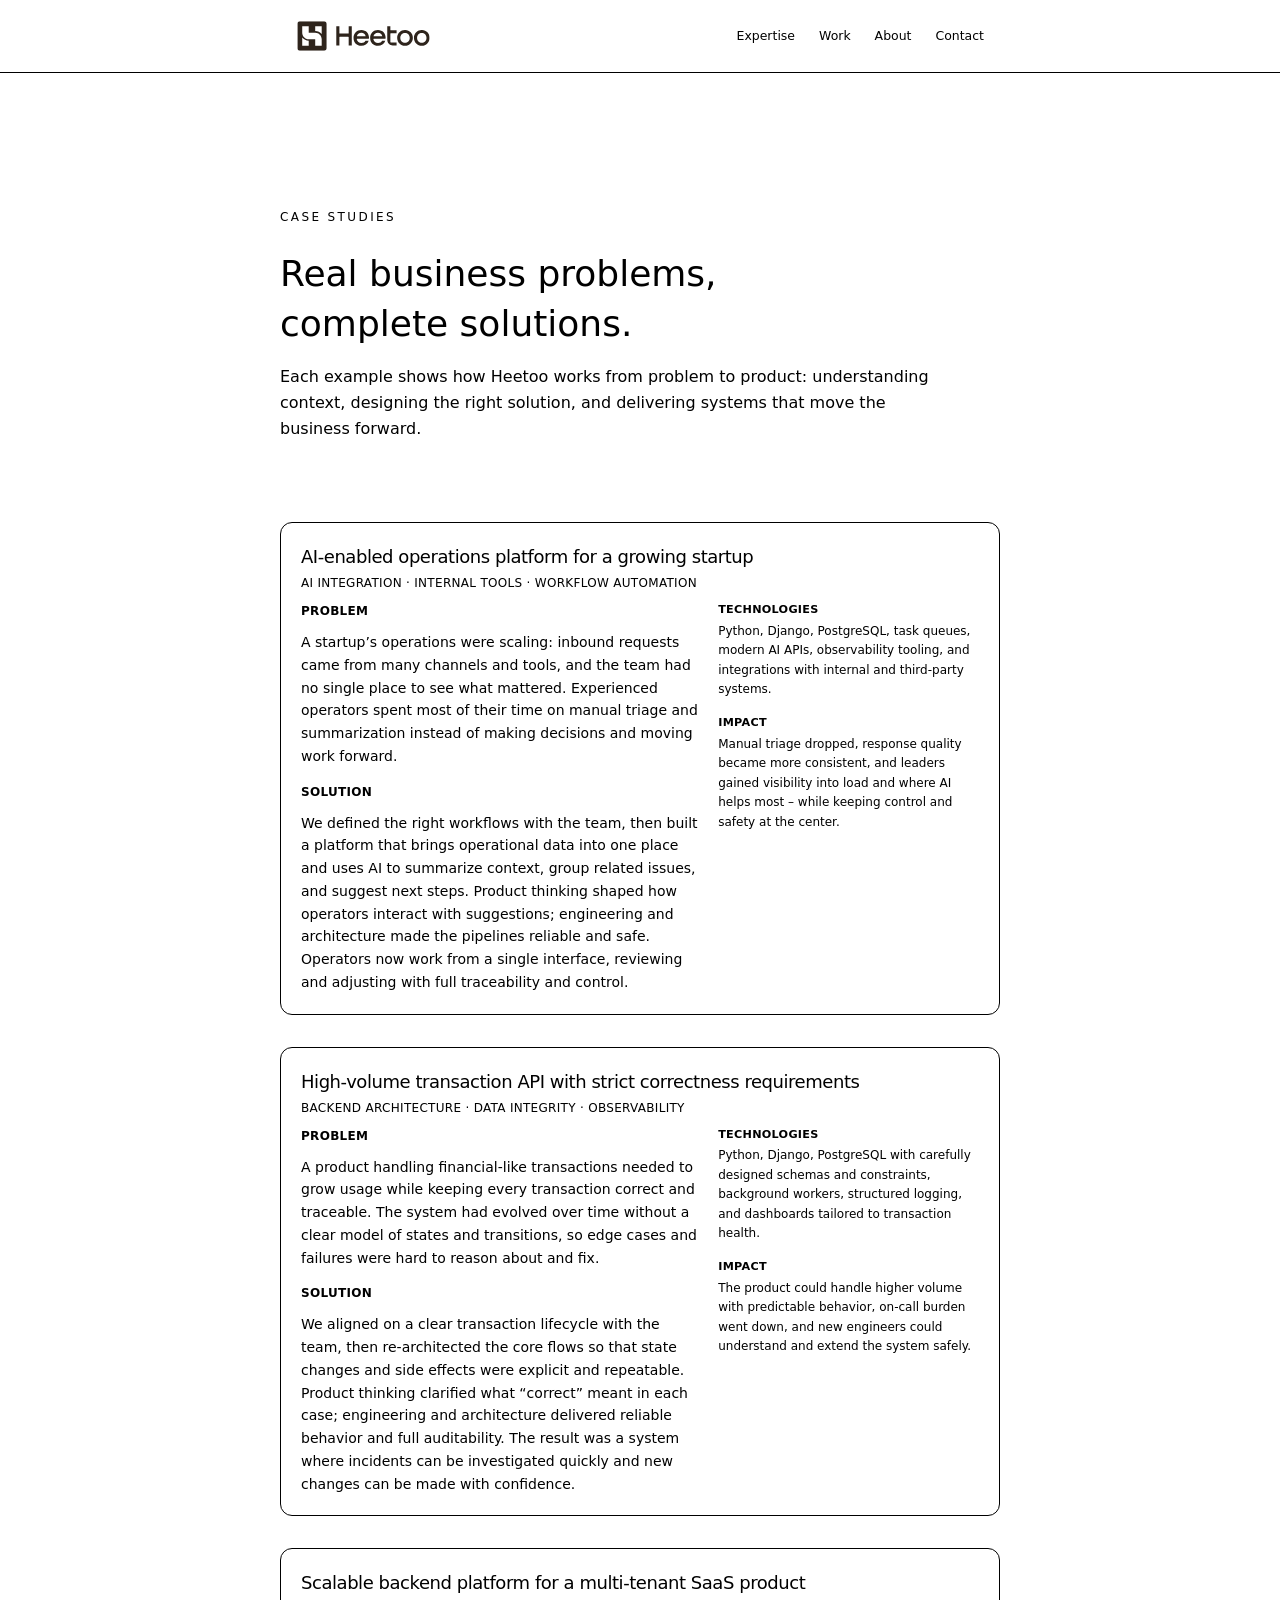
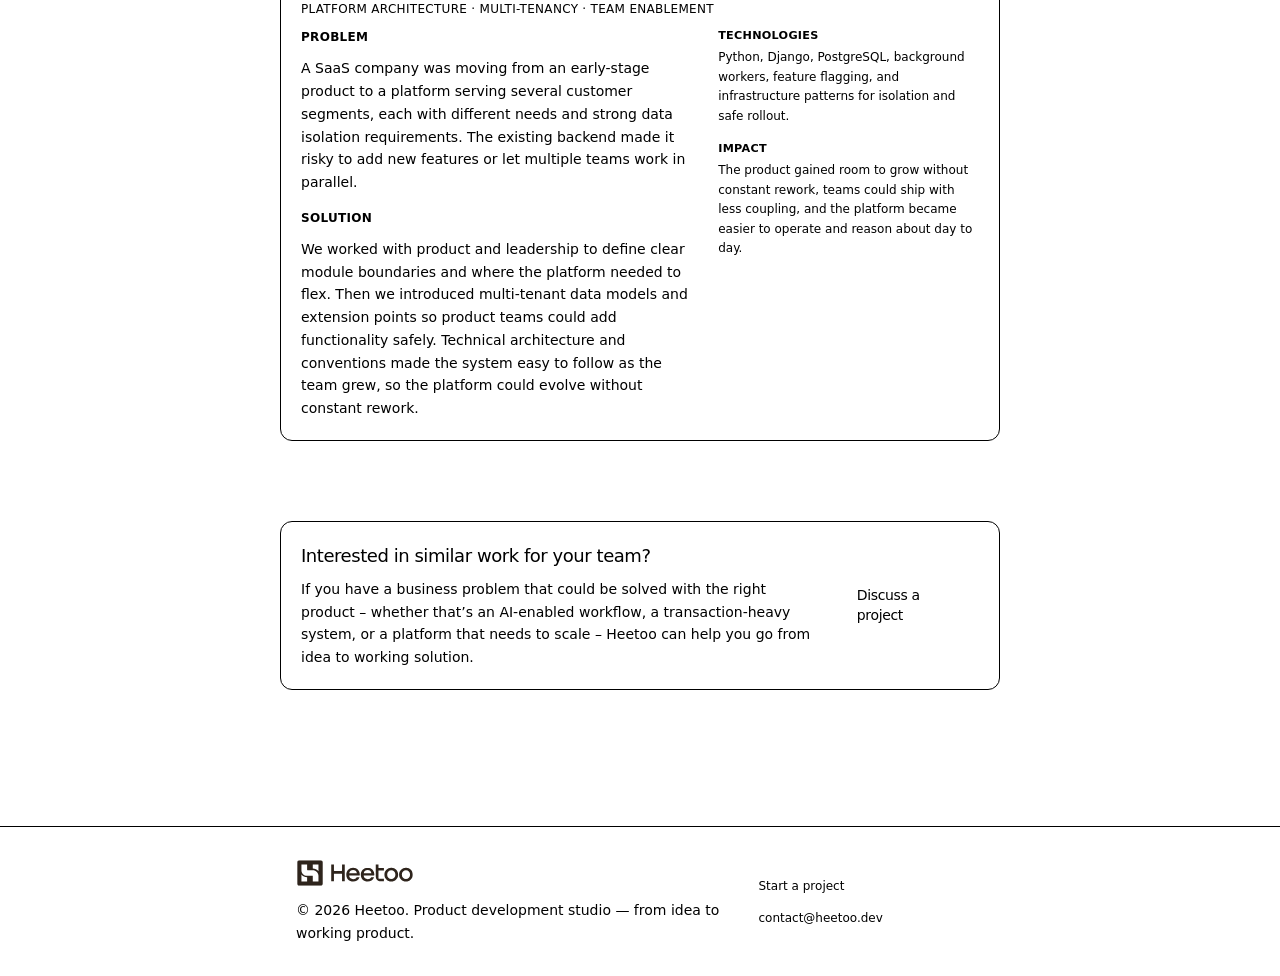
<file: work/index.html>
<!DOCTYPE html><html lang="en" class="h-full"> <head><meta charset="utf-8"><meta name="viewport" content="width=device-width"><meta name="description" content="How Heetoo helps organizations solve real business problems through product development: from context and problem definition to built solutions and measurable impact."><meta name="generator" content="Astro v6.0.4"><link rel="icon" type="image/svg+xml" href="/favicon.svg"><title>Work — Heetoo case studies &amp; systems</title><link rel="stylesheet" href="/_astro/Button.DdEu9DSD.css"></head> <body class="min-h-screen bg-surface-default text-text-primary font-body antialiased"> <div class="flex min-h-screen flex-col bg-background-soft/10"> <header class="border-b border-border-subtle bg-surface-default/90 backdrop-blur-sm"> <div class="mx-auto flex max-w-[45rem] items-center justify-between gap-6 px-4 py-4 md:py-5"> <a href="/" class="flex items-center gap-3" aria-label="Heetoo home"> <img src="/logo/horizontal/dark.svg" alt="Heetoo" class="h-7 w-auto md:h-8" loading="lazy"> </a> <nav class="hidden items-center gap-6 text-[0.78rem] font-heading text-text-secondary md:flex"> <a href="/expertise" class="transition-colors hover:text-text-primary"> Expertise </a><a href="/work" class="transition-colors hover:text-text-primary"> Work </a><a href="/about" class="transition-colors hover:text-text-primary"> About </a><a href="/contact" class="transition-colors hover:text-text-primary"> Contact </a> </nav> </div> </header> <main class="flex-1"> <div class="px-4 py-16 md:py-20 lg:py-24">  <section class="mx-auto w-full max-w-[45rem] space-y-6 md:space-y-8 py-6 md:py-8 lg:py-10">  <header class="mx-auto w-full max-w-[45rem] space-y-6 md:space-y-8">  <div class="space-y-5 md:space-y-6 pt-2xl md:pt-3xl"> <p class="text-xs font-heading font-medium uppercase tracking-[0.2em] text-text-secondary"> Case studies </p> <div class="space-y-3 md:space-y-4"> <h1 class="text-balance font-heading text-3xl md:text-4xl font-medium leading-snug text-text-primary"> Real business problems, complete solutions. </h1> <p class="max-w-2xl text-sm md:text-base font-body leading-relaxed text-text-secondary"> Each example shows how Heetoo works from problem to product: understanding context, designing the right solution, and delivering systems that move the business forward. </p> </div> </div>  </header>  </section> <section class="mx-auto w-full max-w-[45rem] space-y-6 md:space-y-8 py-6 md:py-8 lg:py-10">  <div class="space-y-8"> <article class="rounded-lg md:rounded-xl border border-border-subtle bg-surface-soft/60 p-4 md:p-5 space-y-2 md:space-y-3">  <header class="space-y-1"> <h2 class="font-heading text-lg font-medium tracking-tight text-text-primary">
AI-enabled operations platform for a growing startup
</h2> <p class="text-xs font-heading font-medium uppercase tracking-wide text-text-secondary">
AI integration · Internal tools · Workflow automation
</p> </header> <div class="grid gap-4 text-sm text-text-secondary md:grid-cols-[minmax(0,2fr)_minmax(0,1.3fr)]"> <div class="space-y-3"> <h3 class="font-heading text-xs font-semibold uppercase tracking-wide text-text-secondary">
Problem
</h3> <p class="font-body leading-relaxed">
A startup’s operations were scaling: inbound requests came from many channels and tools, and the team
              had no single place to see what mattered. Experienced operators spent most of their time on manual
              triage and summarization instead of making decisions and moving work forward.
</p> <h3 class="mt-4 font-heading text-xs font-semibold uppercase tracking-wide text-text-secondary">
Solution
</h3> <p class="font-body leading-relaxed">
We defined the right workflows with the team, then built a platform that brings operational data into one
              place and uses AI to summarize context, group related issues, and suggest next steps. Product thinking
              shaped how operators interact with suggestions; engineering and architecture made the pipelines
              reliable and safe. Operators now work from a single interface, reviewing and adjusting with full
              traceability and control.
</p> </div> <div class="space-y-4 text-xs text-text-secondary"> <div> <h3 class="font-heading text-[0.7rem] font-semibold uppercase tracking-wide text-text-secondary">
Technologies
</h3> <p class="mt-1 font-body leading-relaxed">
Python, Django, PostgreSQL, task queues, modern AI APIs, observability tooling, and integrations with
                internal and third-party systems.
</p> </div> <div> <h3 class="font-heading text-[0.7rem] font-semibold uppercase tracking-wide text-text-secondary">
Impact
</h3> <p class="mt-1 font-body leading-relaxed">
Manual triage dropped, response quality became more consistent, and leaders gained visibility into
                load and where AI helps most – while keeping control and safety at the center.
</p> </div> </div> </div>  </article> <article class="rounded-lg md:rounded-xl border border-border-subtle bg-surface-soft/60 p-4 md:p-5 space-y-2 md:space-y-3">  <header class="space-y-1"> <h2 class="font-heading text-lg font-medium tracking-tight text-text-primary">
High-volume transaction API with strict correctness requirements
</h2> <p class="text-xs font-heading font-medium uppercase tracking-wide text-text-secondary">
Backend architecture · Data integrity · Observability
</p> </header> <div class="grid gap-4 text-sm text-text-secondary md:grid-cols-[minmax(0,2fr)_minmax(0,1.3fr)]"> <div class="space-y-3"> <h3 class="font-heading text-xs font-semibold uppercase tracking-wide text-text-secondary">
Problem
</h3> <p class="font-body leading-relaxed">
A product handling financial-like transactions needed to grow usage while keeping every transaction
              correct and traceable. The system had evolved over time without a clear model of states and transitions,
              so edge cases and failures were hard to reason about and fix.
</p> <h3 class="mt-4 font-heading text-xs font-semibold uppercase tracking-wide text-text-secondary">
Solution
</h3> <p class="font-body leading-relaxed">
We aligned on a clear transaction lifecycle with the team, then re-architected the core flows so that
              state changes and side effects were explicit and repeatable. Product thinking clarified what “correct”
              meant in each case; engineering and architecture delivered reliable behavior and full auditability. The
              result was a system where incidents can be investigated quickly and new changes can be made with
              confidence.
</p> </div> <div class="space-y-4 text-xs text-text-secondary"> <div> <h3 class="font-heading text-[0.7rem] font-semibold uppercase tracking-wide text-text-secondary">
Technologies
</h3> <p class="mt-1 font-body leading-relaxed">
Python, Django, PostgreSQL with carefully designed schemas and constraints, background workers,
                structured logging, and dashboards tailored to transaction health.
</p> </div> <div> <h3 class="font-heading text-[0.7rem] font-semibold uppercase tracking-wide text-text-secondary">
Impact
</h3> <p class="mt-1 font-body leading-relaxed">
The product could handle higher volume with predictable behavior, on-call burden went down, and new
                engineers could understand and extend the system safely.
</p> </div> </div> </div>  </article> <article class="rounded-lg md:rounded-xl border border-border-subtle bg-surface-soft/60 p-4 md:p-5 space-y-2 md:space-y-3">  <header class="space-y-1"> <h2 class="font-heading text-lg font-medium tracking-tight text-text-primary">
Scalable backend platform for a multi-tenant SaaS product
</h2> <p class="text-xs font-heading font-medium uppercase tracking-wide text-text-secondary">
Platform architecture · Multi-tenancy · Team enablement
</p> </header> <div class="grid gap-4 text-sm text-text-secondary md:grid-cols-[minmax(0,2fr)_minmax(0,1.3fr)]"> <div class="space-y-3"> <h3 class="font-heading text-xs font-semibold uppercase tracking-wide text-text-secondary">
Problem
</h3> <p class="font-body leading-relaxed">
A SaaS company was moving from an early-stage product to a platform serving several customer segments,
              each with different needs and strong data isolation requirements. The existing backend made it risky to
              add new features or let multiple teams work in parallel.
</p> <h3 class="mt-4 font-heading text-xs font-semibold uppercase tracking-wide text-text-secondary">
Solution
</h3> <p class="font-body leading-relaxed">
We worked with product and leadership to define clear module boundaries and where the platform needed to
              flex. Then we introduced multi-tenant data models and extension points so product teams could add
              functionality safely. Technical architecture and conventions made the system easy to follow as the team
              grew, so the platform could evolve without constant rework.
</p> </div> <div class="space-y-4 text-xs text-text-secondary"> <div> <h3 class="font-heading text-[0.7rem] font-semibold uppercase tracking-wide text-text-secondary">
Technologies
</h3> <p class="mt-1 font-body leading-relaxed">
Python, Django, PostgreSQL, background workers, feature flagging, and infrastructure patterns for
                isolation and safe rollout.
</p> </div> <div> <h3 class="font-heading text-[0.7rem] font-semibold uppercase tracking-wide text-text-secondary">
Impact
</h3> <p class="mt-1 font-body leading-relaxed">
The product gained room to grow without constant rework, teams could ship with less coupling, and the
                platform became easier to operate and reason about day to day.
</p> </div> </div> </div>  </article> </div>  </section> <section class="mx-auto w-full max-w-[45rem] space-y-6 md:space-y-8 py-6 md:py-8 lg:py-10">  <section class="rounded-lg md:rounded-xl border border-border-subtle bg-surface-soft/60 p-4 md:p-5 space-y-2 md:space-y-3">  <div class="flex flex-col gap-4 md:flex-row md:items-center md:justify-between"> <div class="space-y-2"> <h2 class="font-heading text-lg font-medium tracking-tight text-text-primary">
Interested in similar work for your team?
</h2> <p class="max-w-xl text-sm font-body leading-relaxed text-text-secondary">
If you have a business problem that could be solved with the right product – whether that’s an
            AI-enabled workflow, a transaction-heavy system, or a platform that needs to scale – Heetoo can help you
            go from idea to working solution.
</p> </div> <a href="/contact" class="inline-flex items-center justify-center rounded-full text-sm font-heading font-medium tracking-tight transition-colors focus-visible:outline-none focus-visible:ring-2 focus-visible:ring-offset-2 focus-visible:ring-brand-ink focus-visible:ring-offset-surface-default bg-brand-ink text-brand-white px-4 py-2 md:px-5 md:py-2.5 hover:bg-brand-ink/90"> 
Discuss a project
 </a> </div>  </section>  </section>  </div> </main> <footer class="border-t border-border-subtle bg-surface-default/95"> <div class="mx-auto flex max-w-[45rem] flex-col gap-4 px-4 py-8 text-xs text-text-secondary md:flex-row md:items-center md:justify-between"> <div class="flex flex-col gap-3"> <a href="/" class="inline-flex items-center" aria-label="Heetoo home"> <img src="/logo/horizontal/dark.svg" alt="Heetoo" class="h-7 w-auto" loading="lazy"> </a> <p class="max-w-md text-sm font-body leading-relaxed">
© 2026 Heetoo. Product development studio — from idea to working product.
</p> </div> <div class="flex flex-wrap items-center gap-4"> <a href="/contact" class="text-xs font-heading font-medium text-text-primary underline-offset-4 hover:underline">
Start a project
</a> <a href="mailto:contact@heetoo.dev" class="text-xs font-heading text-text-secondary underline-offset-4 hover:text-text-primary hover:underline">
contact@heetoo.dev
</a> </div> </div> </footer> </div> </body></html>
</file>
<file: _astro/Button.DdEu9DSD.css>
@layer properties{@supports (((-webkit-hyphens:none)) and (not (margin-trim:inline))) or ((-moz-orient:inline) and (not (color:rgb(from red r g b)))){*,:before,:after,::backdrop{--tw-rotate-x:initial;--tw-rotate-y:initial;--tw-rotate-z:initial;--tw-skew-x:initial;--tw-skew-y:initial;--tw-space-y-reverse:0;--tw-border-style:solid;--tw-leading:initial;--tw-font-weight:initial;--tw-tracking:initial;--tw-shadow:0 0 #0000;--tw-shadow-color:initial;--tw-shadow-alpha:100%;--tw-inset-shadow:0 0 #0000;--tw-inset-shadow-color:initial;--tw-inset-shadow-alpha:100%;--tw-ring-color:initial;--tw-ring-shadow:0 0 #0000;--tw-inset-ring-color:initial;--tw-inset-ring-shadow:0 0 #0000;--tw-ring-inset:initial;--tw-ring-offset-width:0px;--tw-ring-offset-color:#fff;--tw-ring-offset-shadow:0 0 #0000;--tw-backdrop-blur:initial;--tw-backdrop-brightness:initial;--tw-backdrop-contrast:initial;--tw-backdrop-grayscale:initial;--tw-backdrop-hue-rotate:initial;--tw-backdrop-invert:initial;--tw-backdrop-opacity:initial;--tw-backdrop-saturate:initial;--tw-backdrop-sepia:initial}}}@layer theme{:root,:host{--font-sans:ui-sans-serif, system-ui, sans-serif, "Apple Color Emoji", "Segoe UI Emoji", "Segoe UI Symbol", "Noto Color Emoji";--font-mono:ui-monospace, SFMono-Regular, Menlo, Monaco, Consolas, "Liberation Mono", "Courier New", monospace;--spacing:.25rem;--container-md:28rem;--container-xl:36rem;--container-2xl:42rem;--text-xs:.75rem;--text-xs--line-height:calc(1 / .75);--text-sm:.875rem;--text-sm--line-height:calc(1.25 / .875);--text-base:1rem;--text-base--line-height: 1.5 ;--text-lg:1.125rem;--text-lg--line-height:calc(1.75 / 1.125);--text-xl:1.25rem;--text-xl--line-height:calc(1.75 / 1.25);--text-2xl:1.5rem;--text-2xl--line-height:calc(2 / 1.5);--text-3xl:1.875rem;--text-3xl--line-height: 1.2 ;--text-4xl:2.25rem;--text-4xl--line-height:calc(2.5 / 2.25);--font-weight-medium:500;--font-weight-semibold:600;--tracking-tight:-.025em;--tracking-wide:.025em;--leading-snug:1.375;--leading-relaxed:1.625;--radius-md:.375rem;--radius-lg:.5rem;--radius-xl:.75rem;--blur-sm:8px;--default-transition-duration:.15s;--default-transition-timing-function:cubic-bezier(.4, 0, .2, 1);--default-font-family:var(--font-sans);--default-mono-font-family:var(--font-mono);--font-family-body:"Anybody", system-ui, -apple-system, BlinkMacSystemFont, "Segoe UI", sans-serif}}@layer base{*,:after,:before,::backdrop{box-sizing:border-box;border:0 solid;margin:0;padding:0}::file-selector-button{box-sizing:border-box;border:0 solid;margin:0;padding:0}html,:host{-webkit-text-size-adjust:100%;tab-size:4;line-height:1.5;font-family:var(--default-font-family,ui-sans-serif, system-ui, sans-serif, "Apple Color Emoji", "Segoe UI Emoji", "Segoe UI Symbol", "Noto Color Emoji");font-feature-settings:var(--default-font-feature-settings,normal);font-variation-settings:var(--default-font-variation-settings,normal);-webkit-tap-highlight-color:transparent}hr{height:0;color:inherit;border-top-width:1px}abbr:where([title]){-webkit-text-decoration:underline dotted;text-decoration:underline dotted}h1,h2,h3,h4,h5,h6{font-size:inherit;font-weight:inherit}a{color:inherit;-webkit-text-decoration:inherit;text-decoration:inherit}b,strong{font-weight:bolder}code,kbd,samp,pre{font-family:var(--default-mono-font-family,ui-monospace, SFMono-Regular, Menlo, Monaco, Consolas, "Liberation Mono", "Courier New", monospace);font-feature-settings:var(--default-mono-font-feature-settings,normal);font-variation-settings:var(--default-mono-font-variation-settings,normal);font-size:1em}small{font-size:80%}sub,sup{vertical-align:baseline;font-size:75%;line-height:0;position:relative}sub{bottom:-.25em}sup{top:-.5em}table{text-indent:0;border-color:inherit;border-collapse:collapse}:-moz-focusring{outline:auto}progress{vertical-align:baseline}summary{display:list-item}ol,ul,menu{list-style:none}img,svg,video,canvas,audio,iframe,embed,object{vertical-align:middle;display:block}img,video{max-width:100%;height:auto}button,input,select,optgroup,textarea{font:inherit;font-feature-settings:inherit;font-variation-settings:inherit;letter-spacing:inherit;color:inherit;opacity:1;background-color:#0000;border-radius:0}::file-selector-button{font:inherit;font-feature-settings:inherit;font-variation-settings:inherit;letter-spacing:inherit;color:inherit;opacity:1;background-color:#0000;border-radius:0}:where(select:is([multiple],[size])) optgroup{font-weight:bolder}:where(select:is([multiple],[size])) optgroup option{padding-inline-start:20px}::file-selector-button{margin-inline-end:4px}::placeholder{opacity:1}@supports (not ((-webkit-appearance:-apple-pay-button))) or (contain-intrinsic-size:1px){::placeholder{color:currentColor}@supports (color:color-mix(in lab,red,red)){::placeholder{color:color-mix(in oklab,currentcolor 50%,transparent)}}}textarea{resize:vertical}::-webkit-search-decoration{-webkit-appearance:none}::-webkit-date-and-time-value{min-height:1lh;text-align:inherit}::-webkit-datetime-edit{display:inline-flex}::-webkit-datetime-edit-fields-wrapper{padding:0}::-webkit-datetime-edit{padding-block:0}::-webkit-datetime-edit-year-field{padding-block:0}::-webkit-datetime-edit-month-field{padding-block:0}::-webkit-datetime-edit-day-field{padding-block:0}::-webkit-datetime-edit-hour-field{padding-block:0}::-webkit-datetime-edit-minute-field{padding-block:0}::-webkit-datetime-edit-second-field{padding-block:0}::-webkit-datetime-edit-millisecond-field{padding-block:0}::-webkit-datetime-edit-meridiem-field{padding-block:0}::-webkit-calendar-picker-indicator{line-height:1}:-moz-ui-invalid{box-shadow:none}button,input:where([type=button],[type=reset],[type=submit]){appearance:button}::file-selector-button{appearance:button}::-webkit-inner-spin-button{height:auto}::-webkit-outer-spin-button{height:auto}[hidden]:where(:not([hidden=until-found])){display:none!important}}@layer components;@layer utilities{.fixed{position:fixed}.static{position:static}.start{inset-inline-start:var(--spacing)}.mx-auto{margin-inline:auto}.mt-1{margin-top:calc(var(--spacing) * 1)}.mt-4{margin-top:calc(var(--spacing) * 4)}.flex{display:flex}.grid{display:grid}.hidden{display:none}.inline-flex{display:inline-flex}.h-7{height:calc(var(--spacing) * 7)}.h-full{height:100%}.min-h-screen{min-height:100vh}.w-auto{width:auto}.w-full{width:100%}.max-w-2xl{max-width:var(--container-2xl)}.max-w-\[45rem\]{max-width:45rem}.max-w-md{max-width:var(--container-md)}.max-w-xl{max-width:var(--container-xl)}.flex-1{flex:1}.flex-shrink-0{flex-shrink:0}.grow{flex-grow:1}.transform{transform:var(--tw-rotate-x,) var(--tw-rotate-y,) var(--tw-rotate-z,) var(--tw-skew-x,) var(--tw-skew-y,)}.resize-y{resize:vertical}.grid-cols-1{grid-template-columns:repeat(1,minmax(0,1fr))}.flex-col{flex-direction:column}.flex-wrap{flex-wrap:wrap}.items-center{align-items:center}.justify-between{justify-content:space-between}.justify-center{justify-content:center}.gap-3{gap:calc(var(--spacing) * 3)}.gap-4{gap:calc(var(--spacing) * 4)}.gap-5{gap:calc(var(--spacing) * 5)}.gap-6{gap:calc(var(--spacing) * 6)}.gap-8{gap:calc(var(--spacing) * 8)}.gap-10{gap:calc(var(--spacing) * 10)}:where(.space-y-1>:not(:last-child)){--tw-space-y-reverse:0;margin-block-start:calc(calc(var(--spacing) * 1) * var(--tw-space-y-reverse));margin-block-end:calc(calc(var(--spacing) * 1) * calc(1 - var(--tw-space-y-reverse)))}:where(.space-y-1\.5>:not(:last-child)){--tw-space-y-reverse:0;margin-block-start:calc(calc(var(--spacing) * 1.5) * var(--tw-space-y-reverse));margin-block-end:calc(calc(var(--spacing) * 1.5) * calc(1 - var(--tw-space-y-reverse)))}:where(.space-y-2>:not(:last-child)){--tw-space-y-reverse:0;margin-block-start:calc(calc(var(--spacing) * 2) * var(--tw-space-y-reverse));margin-block-end:calc(calc(var(--spacing) * 2) * calc(1 - var(--tw-space-y-reverse)))}:where(.space-y-3>:not(:last-child)){--tw-space-y-reverse:0;margin-block-start:calc(calc(var(--spacing) * 3) * var(--tw-space-y-reverse));margin-block-end:calc(calc(var(--spacing) * 3) * calc(1 - var(--tw-space-y-reverse)))}:where(.space-y-4>:not(:last-child)){--tw-space-y-reverse:0;margin-block-start:calc(calc(var(--spacing) * 4) * var(--tw-space-y-reverse));margin-block-end:calc(calc(var(--spacing) * 4) * calc(1 - var(--tw-space-y-reverse)))}:where(.space-y-5>:not(:last-child)){--tw-space-y-reverse:0;margin-block-start:calc(calc(var(--spacing) * 5) * var(--tw-space-y-reverse));margin-block-end:calc(calc(var(--spacing) * 5) * calc(1 - var(--tw-space-y-reverse)))}:where(.space-y-6>:not(:last-child)){--tw-space-y-reverse:0;margin-block-start:calc(calc(var(--spacing) * 6) * var(--tw-space-y-reverse));margin-block-end:calc(calc(var(--spacing) * 6) * calc(1 - var(--tw-space-y-reverse)))}:where(.space-y-7>:not(:last-child)){--tw-space-y-reverse:0;margin-block-start:calc(calc(var(--spacing) * 7) * var(--tw-space-y-reverse));margin-block-end:calc(calc(var(--spacing) * 7) * calc(1 - var(--tw-space-y-reverse)))}:where(.space-y-8>:not(:last-child)){--tw-space-y-reverse:0;margin-block-start:calc(calc(var(--spacing) * 8) * var(--tw-space-y-reverse));margin-block-end:calc(calc(var(--spacing) * 8) * calc(1 - var(--tw-space-y-reverse)))}:where(.space-y-10>:not(:last-child)){--tw-space-y-reverse:0;margin-block-start:calc(calc(var(--spacing) * 10) * var(--tw-space-y-reverse));margin-block-end:calc(calc(var(--spacing) * 10) * calc(1 - var(--tw-space-y-reverse)))}.rounded-full{border-radius:3.40282e38px}.rounded-lg{border-radius:var(--radius-lg)}.rounded-md{border-radius:var(--radius-md)}.border{border-style:var(--tw-border-style);border-width:1px}.border-t{border-top-style:var(--tw-border-style);border-top-width:1px}.border-b{border-bottom-style:var(--tw-border-style);border-bottom-width:1px}.p-4{padding:calc(var(--spacing) * 4)}.px-3{padding-inline:calc(var(--spacing) * 3)}.px-4{padding-inline:calc(var(--spacing) * 4)}.py-1{padding-block:calc(var(--spacing) * 1)}.py-2{padding-block:calc(var(--spacing) * 2)}.py-4{padding-block:calc(var(--spacing) * 4)}.py-6{padding-block:calc(var(--spacing) * 6)}.py-8{padding-block:calc(var(--spacing) * 8)}.py-16{padding-block:calc(var(--spacing) * 16)}.text-3xl{font-size:var(--text-3xl);line-height:var(--tw-leading,var(--text-3xl--line-height))}.text-lg{font-size:var(--text-lg);line-height:var(--tw-leading,var(--text-lg--line-height))}.text-sm{font-size:var(--text-sm);line-height:var(--tw-leading,var(--text-sm--line-height))}.text-xl{font-size:var(--text-xl);line-height:var(--tw-leading,var(--text-xl--line-height))}.text-xs{font-size:var(--text-xs);line-height:var(--tw-leading,var(--text-xs--line-height))}.text-\[0\.7rem\]{font-size:.7rem}.text-\[0\.78rem\]{font-size:.78rem}.leading-relaxed{--tw-leading:var(--leading-relaxed);line-height:var(--leading-relaxed)}.leading-snug{--tw-leading:var(--leading-snug);line-height:var(--leading-snug)}.font-medium{--tw-font-weight:var(--font-weight-medium);font-weight:var(--font-weight-medium)}.font-semibold{--tw-font-weight:var(--font-weight-semibold);font-weight:var(--font-weight-semibold)}.tracking-\[0\.2em\]{--tw-tracking:.2em;letter-spacing:.2em}.tracking-\[0\.18em\]{--tw-tracking:.18em;letter-spacing:.18em}.tracking-tight{--tw-tracking:var(--tracking-tight);letter-spacing:var(--tracking-tight)}.tracking-wide{--tw-tracking:var(--tracking-wide);letter-spacing:var(--tracking-wide)}.text-balance{text-wrap:balance}.uppercase{text-transform:uppercase}.underline-offset-4{text-underline-offset:4px}.antialiased{-webkit-font-smoothing:antialiased;-moz-osx-font-smoothing:grayscale}.ring-0{--tw-ring-shadow:var(--tw-ring-inset,) 0 0 0 calc(0px + var(--tw-ring-offset-width)) var(--tw-ring-color,currentcolor);box-shadow:var(--tw-inset-shadow),var(--tw-inset-ring-shadow),var(--tw-ring-offset-shadow),var(--tw-ring-shadow),var(--tw-shadow)}.backdrop-blur-sm{--tw-backdrop-blur:blur(var(--blur-sm));-webkit-backdrop-filter:var(--tw-backdrop-blur,) var(--tw-backdrop-brightness,) var(--tw-backdrop-contrast,) var(--tw-backdrop-grayscale,) var(--tw-backdrop-hue-rotate,) var(--tw-backdrop-invert,) var(--tw-backdrop-opacity,) var(--tw-backdrop-saturate,) var(--tw-backdrop-sepia,);backdrop-filter:var(--tw-backdrop-blur,) var(--tw-backdrop-brightness,) var(--tw-backdrop-contrast,) var(--tw-backdrop-grayscale,) var(--tw-backdrop-hue-rotate,) var(--tw-backdrop-invert,) var(--tw-backdrop-opacity,) var(--tw-backdrop-saturate,) var(--tw-backdrop-sepia,)}.transition{transition-property:color,background-color,border-color,outline-color,text-decoration-color,fill,stroke,--tw-gradient-from,--tw-gradient-via,--tw-gradient-to,opacity,box-shadow,transform,translate,scale,rotate,filter,-webkit-backdrop-filter,backdrop-filter,display,content-visibility,overlay,pointer-events;transition-timing-function:var(--tw-ease,var(--default-transition-timing-function));transition-duration:var(--tw-duration,var(--default-transition-duration))}.transition-colors{transition-property:color,background-color,border-color,outline-color,text-decoration-color,fill,stroke,--tw-gradient-from,--tw-gradient-via,--tw-gradient-to;transition-timing-function:var(--tw-ease,var(--default-transition-timing-function));transition-duration:var(--tw-duration,var(--default-transition-duration))}.outline-none{--tw-outline-style:none;outline-style:none}@media(hover:hover){.hover\:underline:hover{text-decoration-line:underline}}.focus\:ring-1:focus{--tw-ring-shadow:var(--tw-ring-inset,) 0 0 0 calc(1px + var(--tw-ring-offset-width)) var(--tw-ring-color,currentcolor);box-shadow:var(--tw-inset-shadow),var(--tw-inset-ring-shadow),var(--tw-ring-offset-shadow),var(--tw-ring-shadow),var(--tw-shadow)}.focus-visible\:ring-2:focus-visible{--tw-ring-shadow:var(--tw-ring-inset,) 0 0 0 calc(2px + var(--tw-ring-offset-width)) var(--tw-ring-color,currentcolor);box-shadow:var(--tw-inset-shadow),var(--tw-inset-ring-shadow),var(--tw-ring-offset-shadow),var(--tw-ring-shadow),var(--tw-shadow)}.focus-visible\:ring-offset-2:focus-visible{--tw-ring-offset-width:2px;--tw-ring-offset-shadow:var(--tw-ring-inset,) 0 0 0 var(--tw-ring-offset-width) var(--tw-ring-offset-color)}.focus-visible\:outline-none:focus-visible{--tw-outline-style:none;outline-style:none}@media(min-width:40rem){.sm\:col-span-2{grid-column:span 2/span 2}.sm\:grid-cols-2{grid-template-columns:repeat(2,minmax(0,1fr))}.sm\:grid-cols-3{grid-template-columns:repeat(3,minmax(0,1fr))}}@media(min-width:48rem){.md\:flex{display:flex}.md\:inline-flex{display:inline-flex}.md\:h-8{height:calc(var(--spacing) * 8)}.md\:grid-cols-3{grid-template-columns:repeat(3,minmax(0,1fr))}.md\:grid-cols-\[2fr\,3fr\]{grid-template-columns:2fr,3fr}.md\:grid-cols-\[minmax\(0\,2\.1fr\)_minmax\(0\,1\.6fr\)\]{grid-template-columns:minmax(0,2.1fr) minmax(0,1.6fr)}.md\:grid-cols-\[minmax\(0\,2\.2fr\)_minmax\(0\,1\.6fr\)\]{grid-template-columns:minmax(0,2.2fr) minmax(0,1.6fr)}.md\:grid-cols-\[minmax\(0\,2fr\)_minmax\(0\,1\.3fr\)\]{grid-template-columns:minmax(0,2fr) minmax(0,1.3fr)}.md\:flex-row{flex-direction:row}.md\:items-center{align-items:center}.md\:items-start{align-items:flex-start}.md\:justify-between{justify-content:space-between}.md\:gap-12{gap:calc(var(--spacing) * 12)}:where(.md\:space-y-3>:not(:last-child)){--tw-space-y-reverse:0;margin-block-start:calc(calc(var(--spacing) * 3) * var(--tw-space-y-reverse));margin-block-end:calc(calc(var(--spacing) * 3) * calc(1 - var(--tw-space-y-reverse)))}:where(.md\:space-y-4>:not(:last-child)){--tw-space-y-reverse:0;margin-block-start:calc(calc(var(--spacing) * 4) * var(--tw-space-y-reverse));margin-block-end:calc(calc(var(--spacing) * 4) * calc(1 - var(--tw-space-y-reverse)))}:where(.md\:space-y-6>:not(:last-child)){--tw-space-y-reverse:0;margin-block-start:calc(calc(var(--spacing) * 6) * var(--tw-space-y-reverse));margin-block-end:calc(calc(var(--spacing) * 6) * calc(1 - var(--tw-space-y-reverse)))}:where(.md\:space-y-8>:not(:last-child)){--tw-space-y-reverse:0;margin-block-start:calc(calc(var(--spacing) * 8) * var(--tw-space-y-reverse));margin-block-end:calc(calc(var(--spacing) * 8) * calc(1 - var(--tw-space-y-reverse)))}:where(.md\:space-y-10>:not(:last-child)){--tw-space-y-reverse:0;margin-block-start:calc(calc(var(--spacing) * 10) * var(--tw-space-y-reverse));margin-block-end:calc(calc(var(--spacing) * 10) * calc(1 - var(--tw-space-y-reverse)))}:where(.md\:space-y-14>:not(:last-child)){--tw-space-y-reverse:0;margin-block-start:calc(calc(var(--spacing) * 14) * var(--tw-space-y-reverse));margin-block-end:calc(calc(var(--spacing) * 14) * calc(1 - var(--tw-space-y-reverse)))}.md\:rounded-xl{border-radius:var(--radius-xl)}.md\:p-5{padding:calc(var(--spacing) * 5)}.md\:px-5{padding-inline:calc(var(--spacing) * 5)}.md\:py-2\.5{padding-block:calc(var(--spacing) * 2.5)}.md\:py-5{padding-block:calc(var(--spacing) * 5)}.md\:py-8{padding-block:calc(var(--spacing) * 8)}.md\:py-20{padding-block:calc(var(--spacing) * 20)}.md\:text-2xl{font-size:var(--text-2xl);line-height:var(--tw-leading,var(--text-2xl--line-height))}.md\:text-4xl{font-size:var(--text-4xl);line-height:var(--tw-leading,var(--text-4xl--line-height))}.md\:text-base{font-size:var(--text-base);line-height:var(--tw-leading,var(--text-base--line-height))}}@media(min-width:64rem){.lg\:grid-cols-\[minmax\(0\,3fr\)_minmax\(0\,2fr\)\]{grid-template-columns:minmax(0,3fr) minmax(0,2fr)}.lg\:items-start{align-items:flex-start}.lg\:py-10{padding-block:calc(var(--spacing) * 10)}.lg\:py-24{padding-block:calc(var(--spacing) * 24)}}}html,body{font-family:var(--font-family-body)}@property --tw-rotate-x{syntax:"*";inherits:false}@property --tw-rotate-y{syntax:"*";inherits:false}@property --tw-rotate-z{syntax:"*";inherits:false}@property --tw-skew-x{syntax:"*";inherits:false}@property --tw-skew-y{syntax:"*";inherits:false}@property --tw-space-y-reverse{syntax:"*";inherits:false;initial-value:0}@property --tw-border-style{syntax:"*";inherits:false;initial-value:solid}@property --tw-leading{syntax:"*";inherits:false}@property --tw-font-weight{syntax:"*";inherits:false}@property --tw-tracking{syntax:"*";inherits:false}@property --tw-shadow{syntax:"*";inherits:false;initial-value:0 0 #0000}@property --tw-shadow-color{syntax:"*";inherits:false}@property --tw-shadow-alpha{syntax:"<percentage>";inherits:false;initial-value:100%}@property --tw-inset-shadow{syntax:"*";inherits:false;initial-value:0 0 #0000}@property --tw-inset-shadow-color{syntax:"*";inherits:false}@property --tw-inset-shadow-alpha{syntax:"<percentage>";inherits:false;initial-value:100%}@property --tw-ring-color{syntax:"*";inherits:false}@property --tw-ring-shadow{syntax:"*";inherits:false;initial-value:0 0 #0000}@property --tw-inset-ring-color{syntax:"*";inherits:false}@property --tw-inset-ring-shadow{syntax:"*";inherits:false;initial-value:0 0 #0000}@property --tw-ring-inset{syntax:"*";inherits:false}@property --tw-ring-offset-width{syntax:"<length>";inherits:false;initial-value:0}@property --tw-ring-offset-color{syntax:"*";inherits:false;initial-value:#fff}@property --tw-ring-offset-shadow{syntax:"*";inherits:false;initial-value:0 0 #0000}@property --tw-backdrop-blur{syntax:"*";inherits:false}@property --tw-backdrop-brightness{syntax:"*";inherits:false}@property --tw-backdrop-contrast{syntax:"*";inherits:false}@property --tw-backdrop-grayscale{syntax:"*";inherits:false}@property --tw-backdrop-hue-rotate{syntax:"*";inherits:false}@property --tw-backdrop-invert{syntax:"*";inherits:false}@property --tw-backdrop-opacity{syntax:"*";inherits:false}@property --tw-backdrop-saturate{syntax:"*";inherits:false}@property --tw-backdrop-sepia{syntax:"*";inherits:false}
</file>
